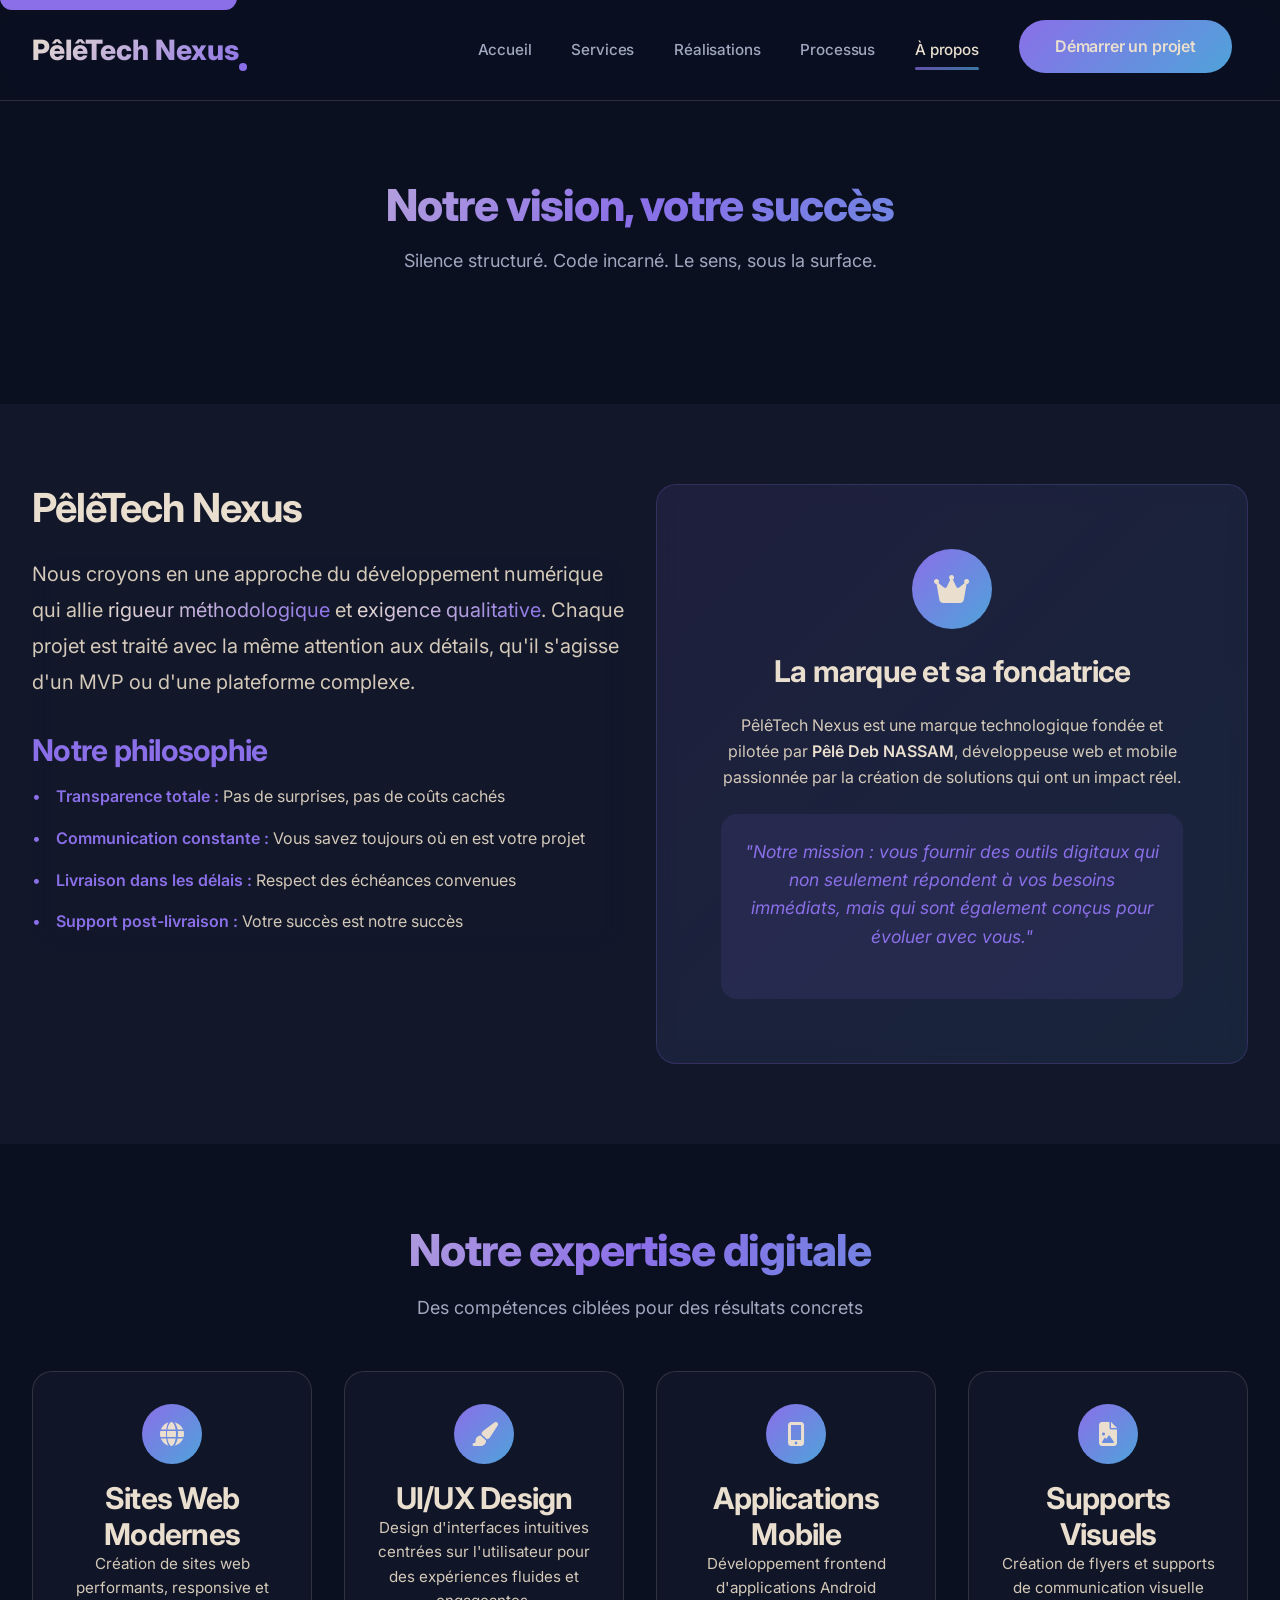
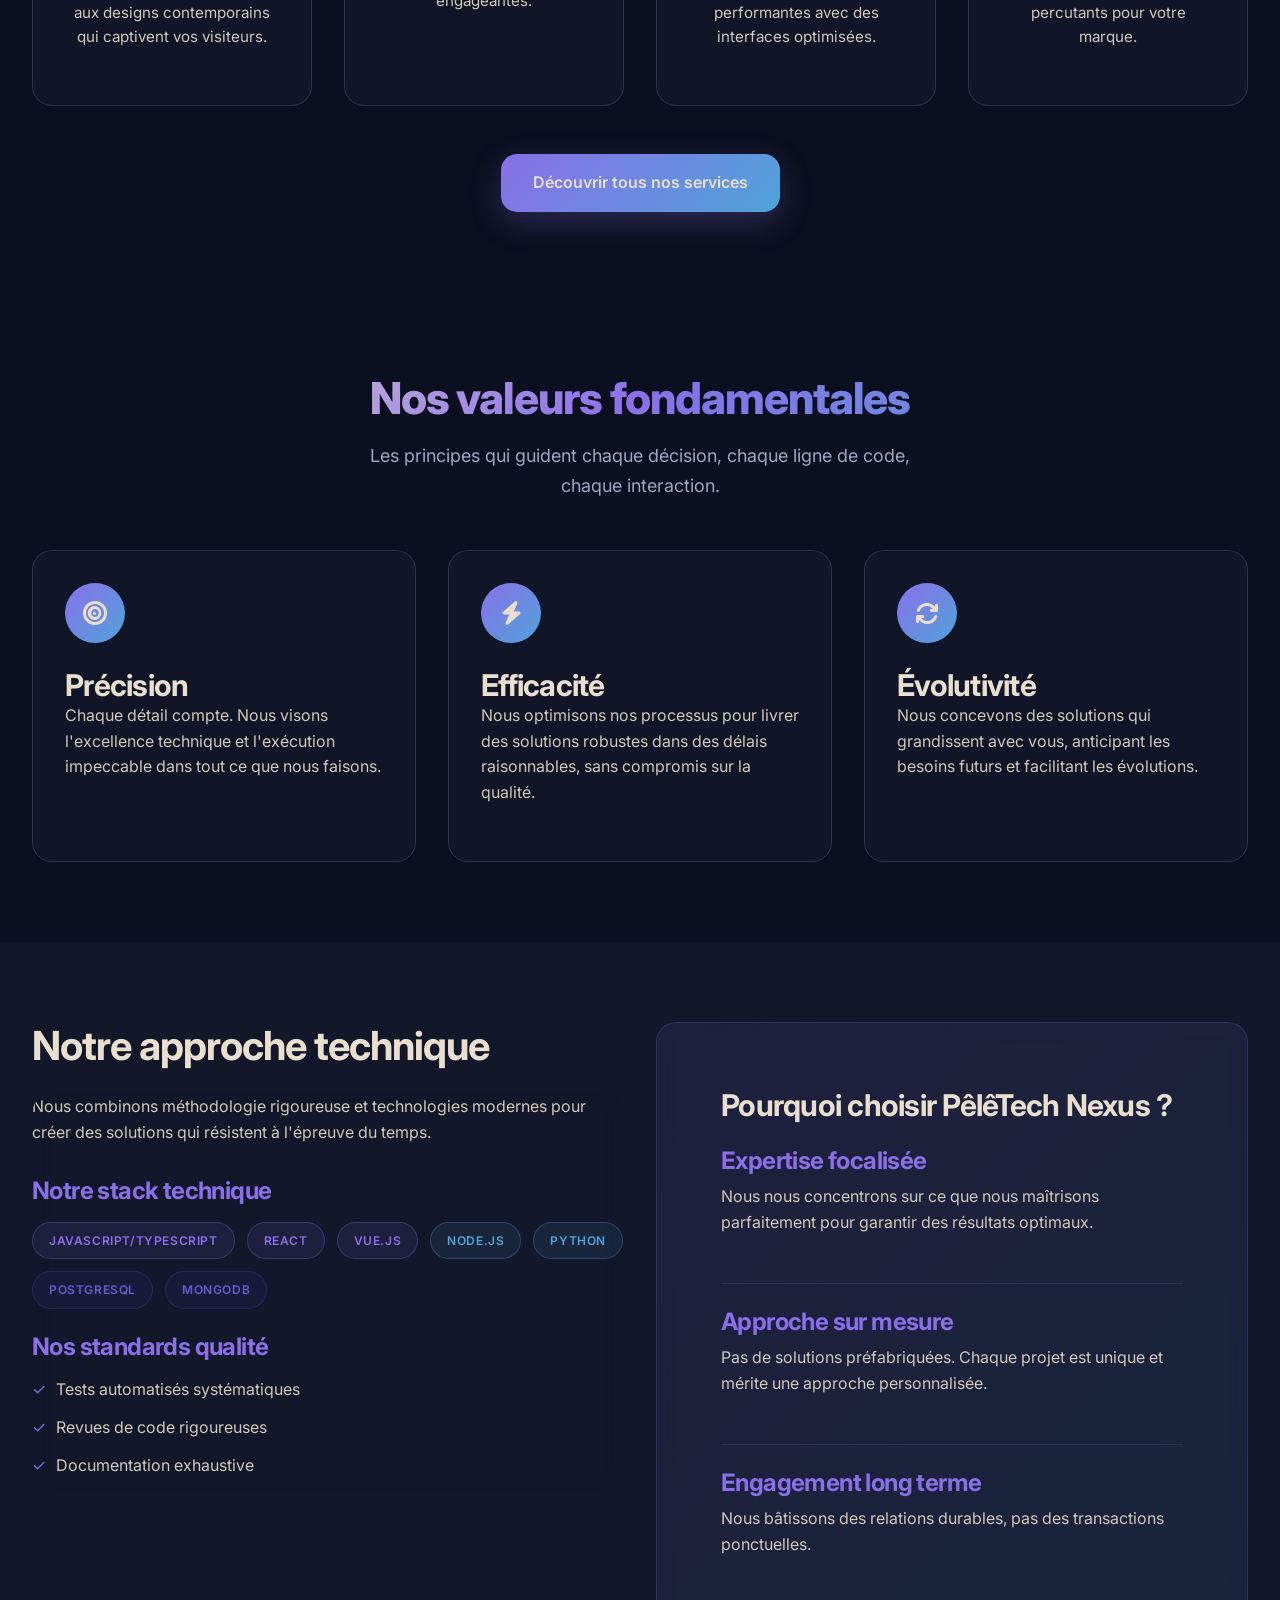
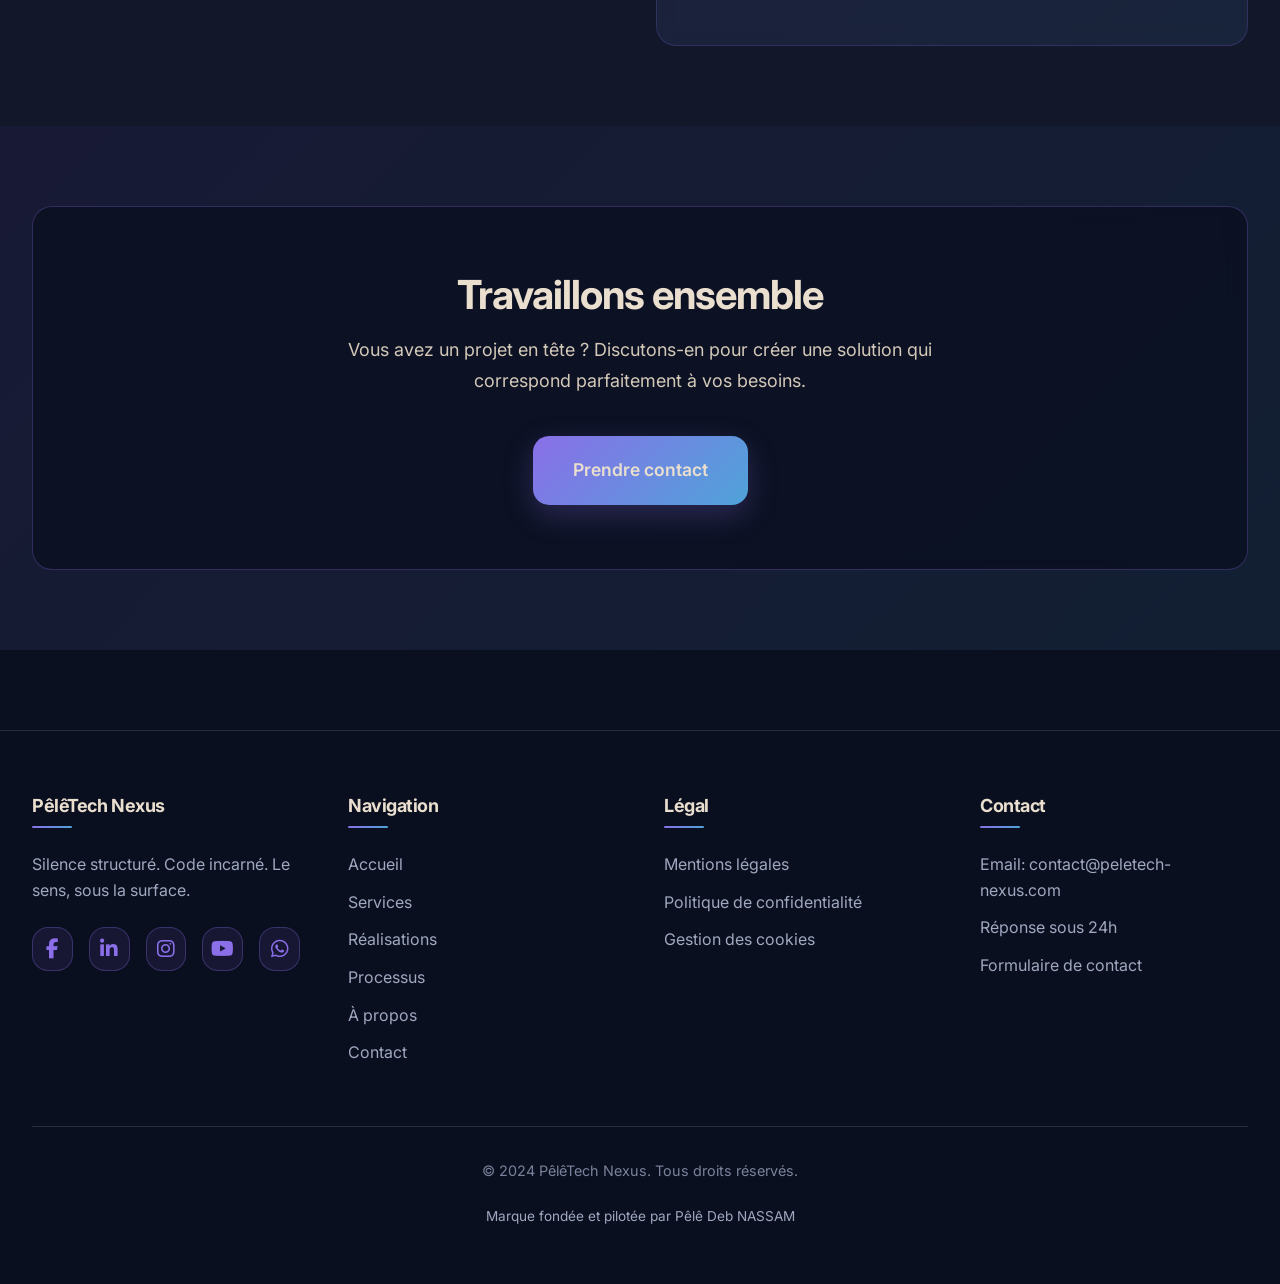
<file: apropos.html>
<!DOCTYPE html>
<html lang="fr">

<head>
    <meta charset="UTF-8">
    <meta name="viewport" content="width=device-width, initial-scale=1.0">
    <title>À propos | PêlêTech Nexus</title>
    <meta name="description"
        content="Découvrez PêlêTech Nexus, notre vision, notre philosophie et notre approche du développement numérique.">
    <link rel="stylesheet" href="css/style.css">
    <link rel="preconnect" href="https://fonts.googleapis.com">
    <link rel="preconnect" href="https://fonts.gstatic.com" crossorigin>
    <link href="https://fonts.googleapis.com/css2?family=Inter:wght@300;400;500;600;700;800&display=swap"
        rel="stylesheet">
    <link rel="stylesheet" href="https://cdnjs.cloudflare.com/ajax/libs/font-awesome/6.4.0/css/all.min.css">
    <link rel="icon" type="image/svg+xml" href="assets/logo.svg">
</head>

<body>
    <!-- Navigation -->
    <nav class="navbar">
        <div class="nav-container">
            <a href="index.html" class="logo">PêlêTech Nexus</a>

            <button class="menu-toggle" id="menuToggle" aria-label="Menu">
                <span class="icon"><i class="fas fa-bars"></i></span>
            </button>

            <ul class="nav-menu" id="navMenu">
                <li><a href="index.html" class="nav-link">Accueil</a></li>
                <li><a href="services.html" class="nav-link">Services</a></li>
                <li><a href="realisations.html" class="nav-link">Réalisations</a></li>
                <li><a href="process.html" class="nav-link">Processus</a></li>
                <li><a href="apropos.html" class="nav-link active">À propos</a></li>
                <li><a href="contact.html" class="nav-link cta-nav">Démarrer un projet</a></li>
            </ul>
        </div>
    </nav>

    <div class="scroll-progress" id="scrollProgress"></div>
    <a href="#main-content" class="skip-link">Aller au contenu principal</a>

    <main id="main-content">
        <!-- Hero À propos -->
        <section id="apropos-hero" class="animate-fade-in">
            <div class="container">
                <h1 class="section-title">Notre vision, votre succès</h1>
                <p class="section-subtitle">Silence structuré. Code incarné. Le sens, sous la surface.</p>
            </div>
        </section>

        <!-- Vision et philosophie -->
        <section id="vision" class="bg-dark-light">
            <div class="container">
                <div class="grid grid-2">
                    <div>
                        <h2 style="margin-bottom: 1.5rem; color: var(--light);">PêlêTech Nexus</h2>
                        <div class="card" style="background: transparent; border: none; padding: 0;">
                            <p
                                style="font-size: 1.25rem; line-height: 1.8; margin-bottom: 2rem; color: var(--light-secondary);">
                                Nous croyons en une approche du développement numérique qui allie <span
                                    class="text-gradient">rigueur méthodologique</span> et <span
                                    class="text-gradient">exigence qualitative</span>. Chaque projet est traité avec la
                                même attention aux détails, qu'il s'agisse d'un MVP ou d'une plateforme complexe.
                            </p>

                            <h3 style="color: var(--primary); margin-bottom: 1rem;">Notre philosophie</h3>
                            <ul style="list-style: none; padding: 0;">
                                <li style="margin-bottom: 1rem; padding-left: 1.5rem; position: relative;">
                                    <span style="position: absolute; left: 0; color: var(--primary);">•</span>
                                    <span style="color: var(--primary); font-weight: 600;">Transparence totale :</span>
                                    <span style="color: var(--light-secondary);"> Pas de surprises, pas de coûts
                                        cachés</span>
                                </li>
                                <li style="margin-bottom: 1rem; padding-left: 1.5rem; position: relative;">
                                    <span style="position: absolute; left: 0; color: var(--primary);">•</span>
                                    <span style="color: var(--primary); font-weight: 600;">Communication constante
                                        :</span>
                                    <span style="color: var(--light-secondary);"> Vous savez toujours où en est votre
                                        projet</span>
                                </li>
                                <li style="margin-bottom: 1rem; padding-left: 1.5rem; position: relative;">
                                    <span style="position: absolute; left: 0; color: var(--primary);">•</span>
                                    <span style="color: var(--primary); font-weight: 600;">Livraison dans les délais
                                        :</span>
                                    <span style="color: var(--light-secondary);"> Respect des échéances convenues</span>
                                </li>
                                <li style="margin-bottom: 1rem; padding-left: 1.5rem; position: relative;">
                                    <span style="position: absolute; left: 0; color: var(--primary);">•</span>
                                    <span style="color: var(--primary); font-weight: 600;">Support post-livraison
                                        :</span>
                                    <span style="color: var(--light-secondary);"> Votre succès est notre succès</span>
                                </li>
                            </ul>
                        </div>
                    </div>

                    <div class="card card-gradient">
                        <div style="text-align: center; padding: 2rem;">
                            <div class="icon icon-lg icon-gradient icon-circle" style="margin: 0 auto 1.5rem;">
                                <i class="fas fa-crown"></i>
                            </div>
                            <h3 style="margin-bottom: 1.5rem; color: var(--light);">La marque et sa fondatrice</h3>
                            <p style="margin-bottom: 1.5rem; color: var(--light-secondary);">
                                PêlêTech Nexus est une marque technologique fondée et pilotée par <span
                                    style="color: var(--light); font-weight: 600;">Pêlê Deb NASSAM</span>, développeuse
                                web et mobile passionnée par la création de solutions qui ont un impact réel.
                            </p>
                            <div
                                style="background: rgba(138, 111, 232, 0.1); padding: 1.5rem; border-radius: var(--radius-lg); margin-top: 1.5rem;">
                                <p style="font-style: italic; color: var(--primary); font-size: 1.1rem;">
                                    "Notre mission : vous fournir des outils digitaux qui non seulement répondent à vos
                                    besoins immédiats, mais qui sont également conçus pour évoluer avec vous."
                                </p>
                            </div>
                        </div>
                    </div>
                </div>
            </div>
        </section>

        <!-- Expertise -->
        <section id="expertise">
            <div class="container">
                <h2 class="section-title">Notre expertise digitale</h2>
                <p class="section-subtitle">Des compétences ciblées pour des résultats concrets</p>

                <div class="grid grid-4" style="margin-top: 3rem;">
                    <div class="card" style="text-align: center;">
                        <div class="icon icon-md icon-gradient icon-circle" style="margin: 0 auto 1rem;">
                            <i class="fas fa-globe"></i>
                        </div>
                        <h3 style="color: var(--light);">Sites Web Modernes</h3>
                        <p style="color: var(--light-secondary); font-size: 0.95rem;">
                            Création de sites web performants, responsive et aux designs contemporains qui captivent vos
                            visiteurs.
                        </p>
                    </div>

                    <div class="card" style="text-align: center;">
                        <div class="icon icon-md icon-gradient icon-circle" style="margin: 0 auto 1rem;">
                            <i class="fas fa-paint-brush"></i>
                        </div>
                        <h3 style="color: var(--light);">UI/UX Design</h3>
                        <p style="color: var(--light-secondary); font-size: 0.95rem;">
                            Design d'interfaces intuitives centrées sur l'utilisateur pour des expériences fluides et
                            engageantes.
                        </p>
                    </div>

                    <div class="card" style="text-align: center;">
                        <div class="icon icon-md icon-gradient icon-circle" style="margin: 0 auto 1rem;">
                            <i class="fas fa-mobile-alt"></i>
                        </div>
                        <h3 style="color: var(--light);">Applications Mobile</h3>
                        <p style="color: var(--light-secondary); font-size: 0.95rem;">
                            Développement frontend d'applications Android performantes avec des interfaces optimisées.
                        </p>
                    </div>

                    <div class="card" style="text-align: center;">
                        <div class="icon icon-md icon-gradient icon-circle" style="margin: 0 auto 1rem;">
                            <i class="fas fa-file-image"></i>
                        </div>
                        <h3 style="color: var(--light);">Supports Visuels</h3>
                        <p style="color: var(--light-secondary); font-size: 0.95rem;">
                            Création de flyers et supports de communication visuelle percutants pour votre marque.
                        </p>
                    </div>
                </div>

                <div style="text-align: center; margin-top: 3rem;">
                    <a href="services.html" class="btn btn-primary">Découvrir tous nos services</a>
                </div>
            </div>
        </section>

        <!-- Valeurs -->
        <section id="valeurs">
            <div class="container">
                <h2 class="section-title">Nos valeurs fondamentales</h2>
                <p class="section-subtitle">Les principes qui guident chaque décision, chaque ligne de code, chaque
                    interaction.</p>

                <div class="grid grid-3">
                    <div class="card animate-slide-up">
                        <div class="icon icon-md icon-gradient icon-circle" style="margin-bottom: 1.5rem;">
                            <i class="fas fa-bullseye"></i>
                        </div>
                        <h3>Précision</h3>
                        <p style="color: var(--light-secondary);">Chaque détail compte. Nous visons l'excellence
                            technique et l'exécution impeccable dans tout ce que nous faisons.</p>
                    </div>

                    <div class="card animate-slide-up" style="animation-delay: 0.1s;">
                        <div class="icon icon-md icon-gradient icon-circle" style="margin-bottom: 1.5rem;">
                            <i class="fas fa-bolt"></i>
                        </div>
                        <h3>Efficacité</h3>
                        <p style="color: var(--light-secondary);">Nous optimisons nos processus pour livrer des
                            solutions robustes dans des délais raisonnables, sans compromis sur la qualité.</p>
                    </div>

                    <div class="card animate-slide-up" style="animation-delay: 0.2s;">
                        <div class="icon icon-md icon-gradient icon-circle" style="margin-bottom: 1.5rem;">
                            <i class="fas fa-arrows-rotate"></i>
                        </div>
                        <h3>Évolutivité</h3>
                        <p style="color: var(--light-secondary);">Nous concevons des solutions qui grandissent avec
                            vous, anticipant les besoins futurs et facilitant les évolutions.</p>
                    </div>
                </div>
            </div>
        </section>

        <!-- Approche technique -->
        <section id="approche" class="bg-dark-light">
            <div class="container">
                <div class="grid grid-2">
                    <div>
                        <h2 style="margin-bottom: 1.5rem; color: var(--light);">Notre approche technique</h2>
                        <div class="card" style="background: transparent; border: none; padding: 0;">
                            <p style="color: var(--light-secondary); margin-bottom: 1.5rem;">
                                Nous combinons méthodologie rigoureuse et technologies modernes pour créer des solutions
                                qui résistent à l'épreuve du temps.
                            </p>

                            <div style="margin-top: 2rem;">
                                <h4 style="color: var(--primary); margin-bottom: 1rem;">Notre stack technique</h4>
                                <div style="display: flex; flex-wrap: wrap; gap: 0.75rem; margin-bottom: 1.5rem;">
                                    <span class="badge badge-primary">JavaScript/TypeScript</span>
                                    <span class="badge badge-primary">React</span>
                                    <span class="badge badge-primary">Vue.js</span>
                                    <span class="badge badge-secondary">Node.js</span>
                                    <span class="badge badge-secondary">Python</span>
                                    <span class="badge badge-accent">PostgreSQL</span>
                                    <span class="badge badge-accent">MongoDB</span>
                                </div>
                            </div>

                            <div>
                                <h4 style="color: var(--primary); margin-bottom: 1rem;">Nos standards qualité</h4>
                                <ul style="list-style: none; padding: 0;">
                                    <li style="margin-bottom: 0.75rem; padding-left: 1.5rem; position: relative;">
                                        <span style="position: absolute; left: 0; color: var(--primary);">✓</span>
                                        <span style="color: var(--light-secondary);">Tests automatisés
                                            systématiques</span>
                                    </li>
                                    <li style="margin-bottom: 0.75rem; padding-left: 1.5rem; position: relative;">
                                        <span style="position: absolute; left: 0; color: var(--primary);">✓</span>
                                        <span style="color: var(--light-secondary);">Revues de code rigoureuses</span>
                                    </li>
                                    <li style="margin-bottom: 0.75rem; padding-left: 1.5rem; position: relative;">
                                        <span style="position: absolute; left: 0; color: var(--primary);">✓</span>
                                        <span style="color: var(--light-secondary);">Documentation exhaustive</span>
                                    </li>
                                </ul>
                            </div>
                        </div>
                    </div>

                    <div class="card card-gradient">
                        <div style="padding: 2rem;">
                            <h3 style="margin-bottom: 1.5rem; color: var(--light);">Pourquoi choisir PêlêTech Nexus ?
                            </h3>
                            <ul style="list-style: none; padding: 0;">
                                <li
                                    style="margin-bottom: 1.5rem; padding-bottom: 1.5rem; border-bottom: 1px solid rgba(138, 111, 232, 0.2);">
                                    <h4 style="color: var(--primary); margin-bottom: 0.5rem;">Expertise focalisée</h4>
                                    <p style="color: var(--light-secondary);">Nous nous concentrons sur ce que nous
                                        maîtrisons parfaitement pour garantir des résultats optimaux.</p>
                                </li>
                                <li
                                    style="margin-bottom: 1.5rem; padding-bottom: 1.5rem; border-bottom: 1px solid rgba(138, 111, 232, 0.2);">
                                    <h4 style="color: var(--primary); margin-bottom: 0.5rem;">Approche sur mesure</h4>
                                    <p style="color: var(--light-secondary);">Pas de solutions préfabriquées. Chaque
                                        projet est unique et mérite une approche personnalisée.</p>
                                </li>
                                <li>
                                    <h4 style="color: var(--primary); margin-bottom: 0.5rem;">Engagement long terme</h4>
                                    <p style="color: var(--light-secondary);">Nous bâtissons des relations durables, pas
                                        des transactions ponctuelles.</p>
                                </li>
                            </ul>
                        </div>
                    </div>
                </div>
            </div>
        </section>

        <!-- CTA -->
        <section style="background: linear-gradient(135deg, rgba(138, 111, 232, 0.1), rgba(79, 163, 217, 0.1));">
            <div class="container">
                <div class="card"
                    style="text-align: center; padding: 4rem 2rem; background: rgba(11, 16, 32, 0.8); border: 1px solid rgba(138, 111, 232, 0.3);">
                    <h2 style="margin-bottom: 1rem; color: var(--light);">Travaillons ensemble</h2>
                    <p class="section-subtitle" style="margin-bottom: 2.5rem; color: var(--light-secondary);">
                        Vous avez un projet en tête ? Discutons-en pour créer une solution qui correspond parfaitement à
                        vos besoins.
                    </p>
                    <a href="contact.html" class="btn btn-primary btn-large">Prendre contact</a>
                </div>
            </div>
        </section>
    </main>

    <!-- Footer -->
    <footer class="footer">
        <div class="container">
            <div class="footer-content">
                <div class="footer-col">
                    <h4>PêlêTech Nexus</h4>
                    <p style="color: var(--gray-light); margin-bottom: 1.5rem;">Silence structuré. Code incarné. Le
                        sens, sous la surface.</p>
                    <div class="social-links">
                        <a href="#" class="social-link" aria-label="Facebook">
                            <i class="fab fa-facebook-f"></i>
                        </a>
                        <a href="#" class="social-link" aria-label="LinkedIn">
                            <i class="fab fa-linkedin-in"></i>
                        </a>
                        <a href="#" class="social-link" aria-label="Instagram">
                            <i class="fab fa-instagram"></i>
                        </a>
                        <a href="#" class="social-link" aria-label="YouTube">
                            <i class="fab fa-youtube"></i>
                        </a>
                        <a href="#" class="social-link" aria-label="WhatsApp">
                            <i class="fab fa-whatsapp"></i>
                        </a>
                    </div>
                </div>

                <div class="footer-col">
                    <h4>Navigation</h4>
                    <ul>
                        <li><a href="index.html">Accueil</a></li>
                        <li><a href="services.html">Services</a></li>
                        <li><a href="realisations.html">Réalisations</a></li>
                        <li><a href="process.html">Processus</a></li>
                        <li><a href="apropos.html">À propos</a></li>
                        <li><a href="contact.html">Contact</a></li>
                    </ul>
                </div>

                <div class="footer-col">
                    <h4>Légal</h4>
                    <ul>
                        <li><a href="mentions-legales.html">Mentions légales</a></li>
                        <li><a href="confidentialite.html">Politique de confidentialité</a></li>
                        <li><a href="cookies.html">Gestion des cookies</a></li>
                    </ul>
                </div>

                <div class="footer-col">
                    <h4>Contact</h4>
                    <ul>
                        <li style="color: var(--gray-light);">Email: contact@peletech-nexus.com</li>
                        <li style="color: var(--gray-light);">Réponse sous 24h</li>
                        <li><a href="contact.html">Formulaire de contact</a></li>
                    </ul>
                </div>
            </div>

            <div class="footer-bottom">
                <p style="color: var(--gray);">&copy; 2024 PêlêTech Nexus. Tous droits réservés.</p>
                <p style="margin-top: 0.5rem; font-size: 0.85rem; color: var(--gray-light);">Marque fondée et pilotée
                    par Pêlê Deb NASSAM</p>
            </div>
        </div>
    </footer>

    <button class="back-to-top" id="backToTop" aria-label="Retour en haut">
        <i class="fas fa-chevron-up"></i>
    </button>

    <script src="js/main.js"></script>
</body>

</html>
</file>
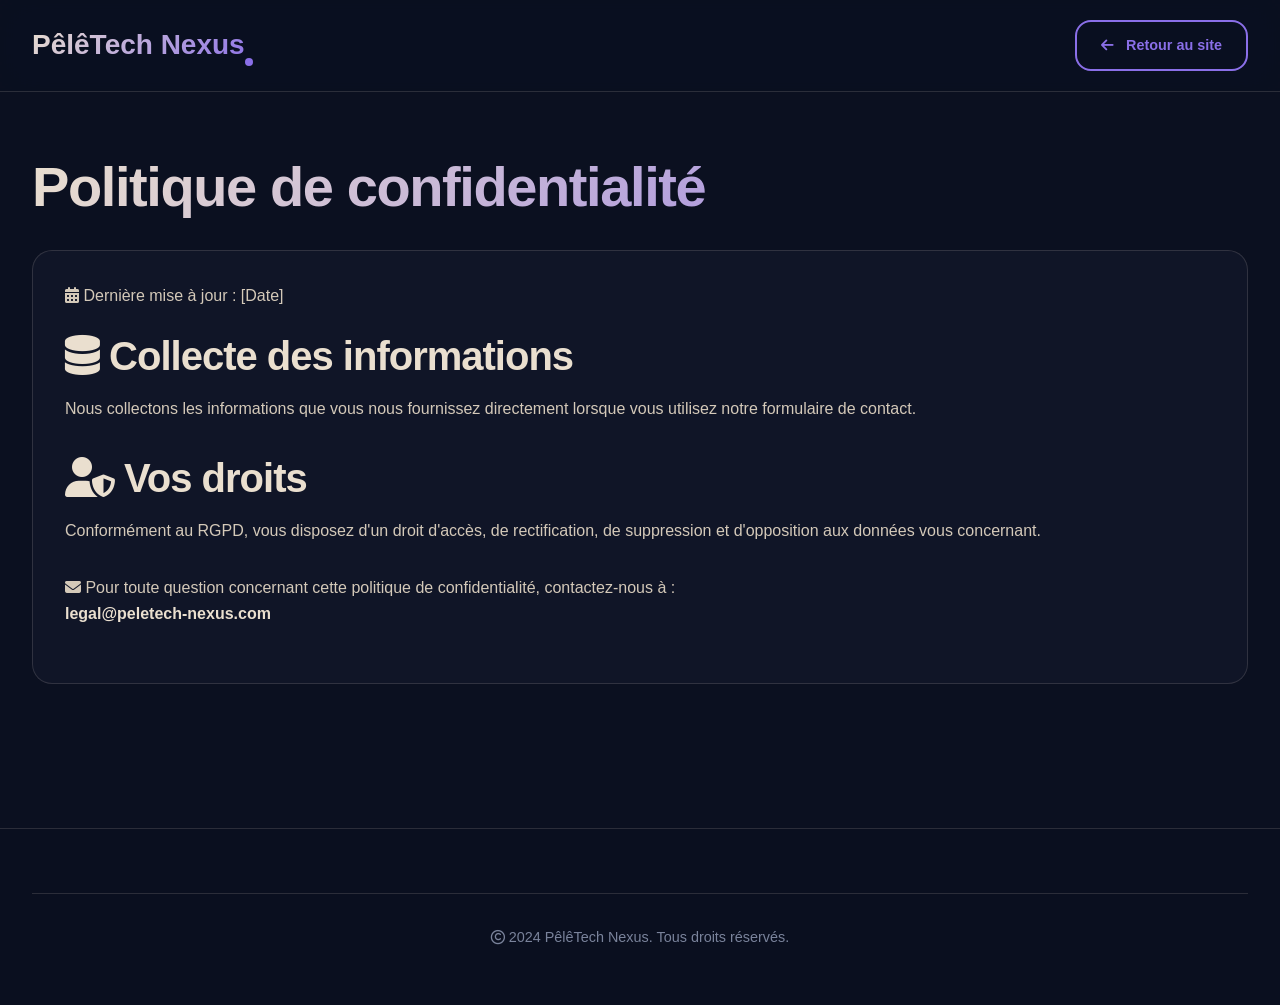
<file: confidentialite.html>
<!DOCTYPE html>
<html lang="fr">
<head>
    <meta charset="UTF-8">
    <meta name="viewport" content="width=device-width, initial-scale=1.0">
    <title>Politique de confidentialité | PêlêTech Nexus</title>
    <link rel="stylesheet" href="css/style.css">
    <link rel="stylesheet" href="https://cdnjs.cloudflare.com/ajax/libs/font-awesome/6.4.0/css/all.min.css">
</head>
<body>
    <nav class="navbar">
        <div class="nav-container">
            <a href="index.html" class="logo">PêlêTech Nexus</a>
            <a href="index.html" class="btn btn-small btn-secondary"><i class="fas fa-arrow-left"></i> Retour au site</a>
        </div>
    </nav>

    <main class="container" style="padding: 4rem 2rem;">
        <h1>Politique de confidentialité</h1>
        
        <div class="card" style="margin-top: 2rem;">
            <p style="color: var(--light-secondary); margin-bottom: 1.5rem;">
                <i class="fas fa-calendar-alt"></i> Dernière mise à jour : [Date]
            </p>
            
            <h2 style="margin-bottom: 1rem; color: var(--light);"><i class="fas fa-database"></i> Collecte des informations</h2>
            <p style="color: var(--light-secondary); margin-bottom: 1.5rem;">
                Nous collectons les informations que vous nous fournissez directement lorsque vous utilisez notre formulaire de contact.
            </p>
            
            <h2 style="margin-top: 2rem; margin-bottom: 1rem; color: var(--light);"><i class="fas fa-user-shield"></i> Vos droits</h2>
            <p style="color: var(--light-secondary);">
                Conformément au RGPD, vous disposez d'un droit d'accès, de rectification, de suppression et d'opposition aux données vous concernant.
            </p>
            
            <p style="margin-top: 2rem; color: var(--light-secondary);">
                <i class="fas fa-envelope"></i> Pour toute question concernant cette politique de confidentialité, contactez-nous à :<br>
                <strong style="color: var(--light);">legal@peletech-nexus.com</strong>
            </p>
        </div>
    </main>

    <footer class="footer">
        <div class="container">
            <div class="footer-bottom">
                <p style="color: var(--gray);"><i class="far fa-copyright"></i> 2024 PêlêTech Nexus. Tous droits réservés.</p>
            </div>
        </div>
    </footer>
</body>
</html>
</file>
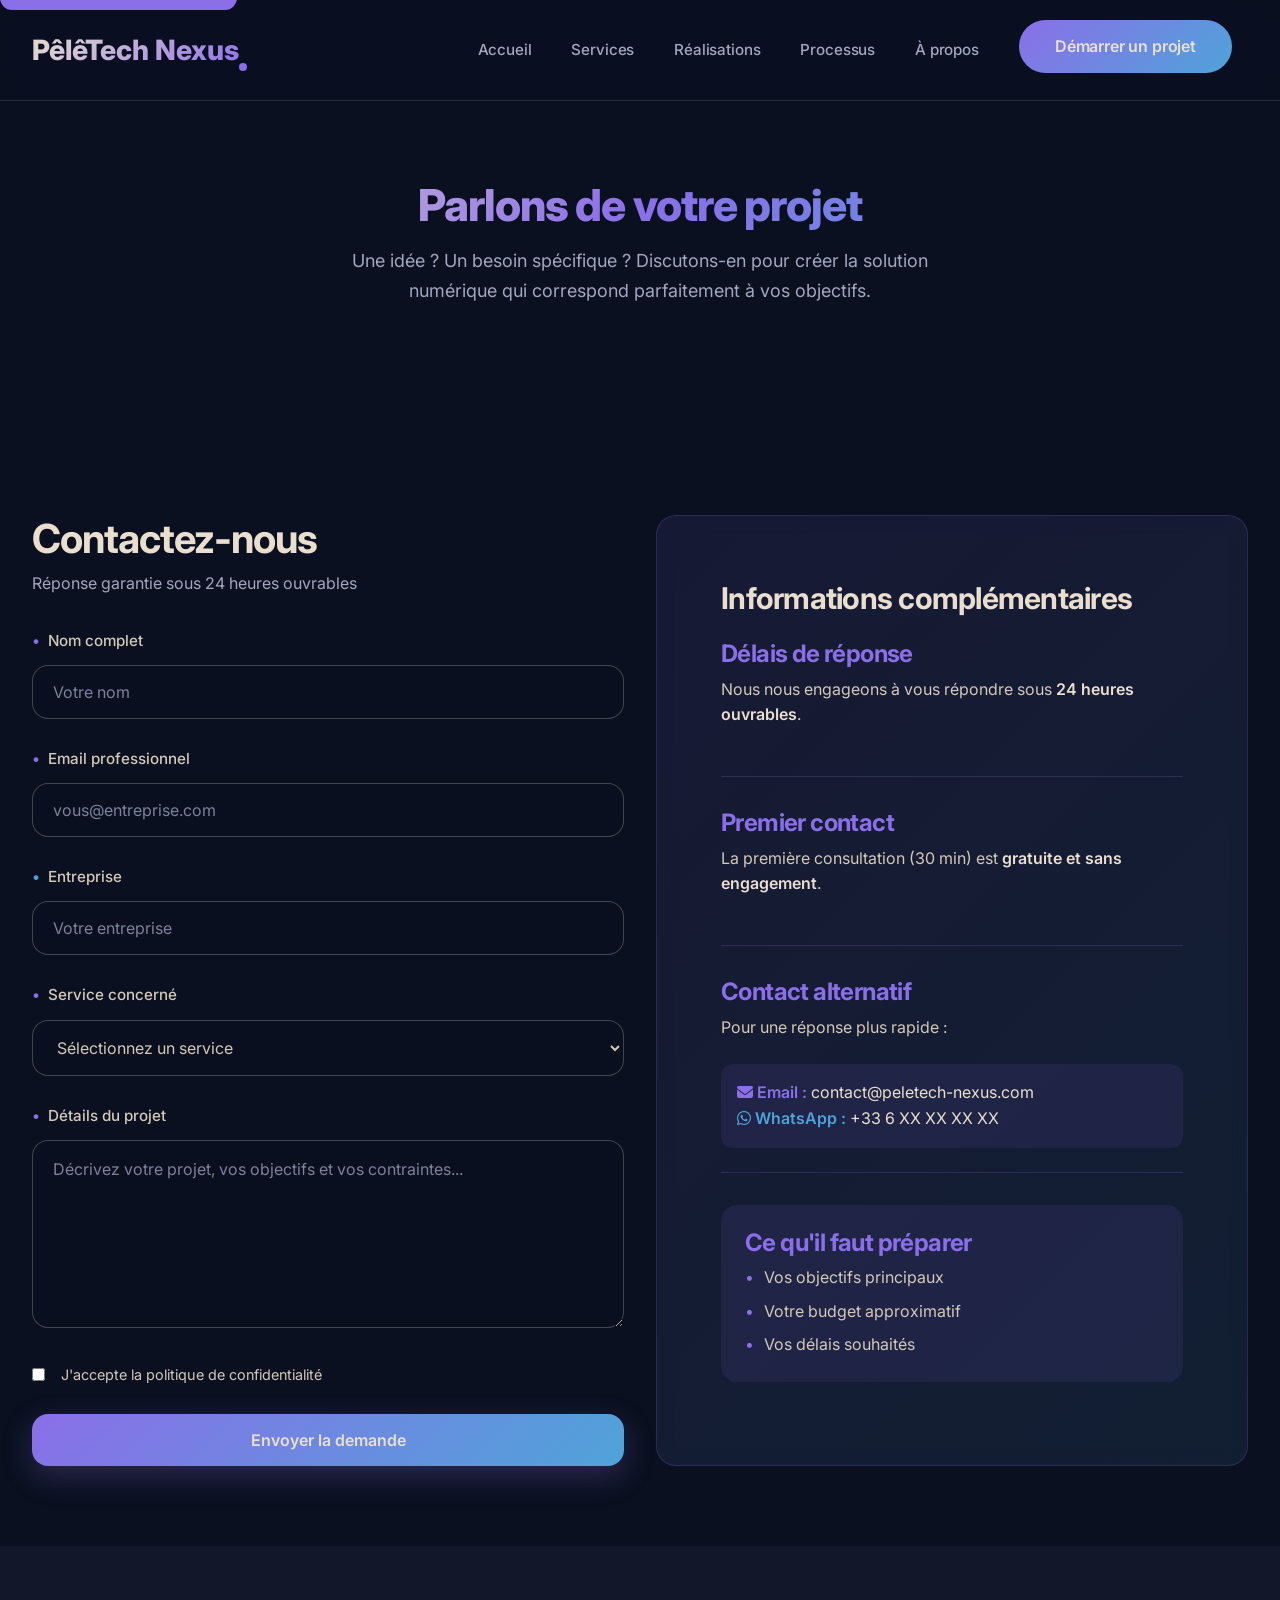
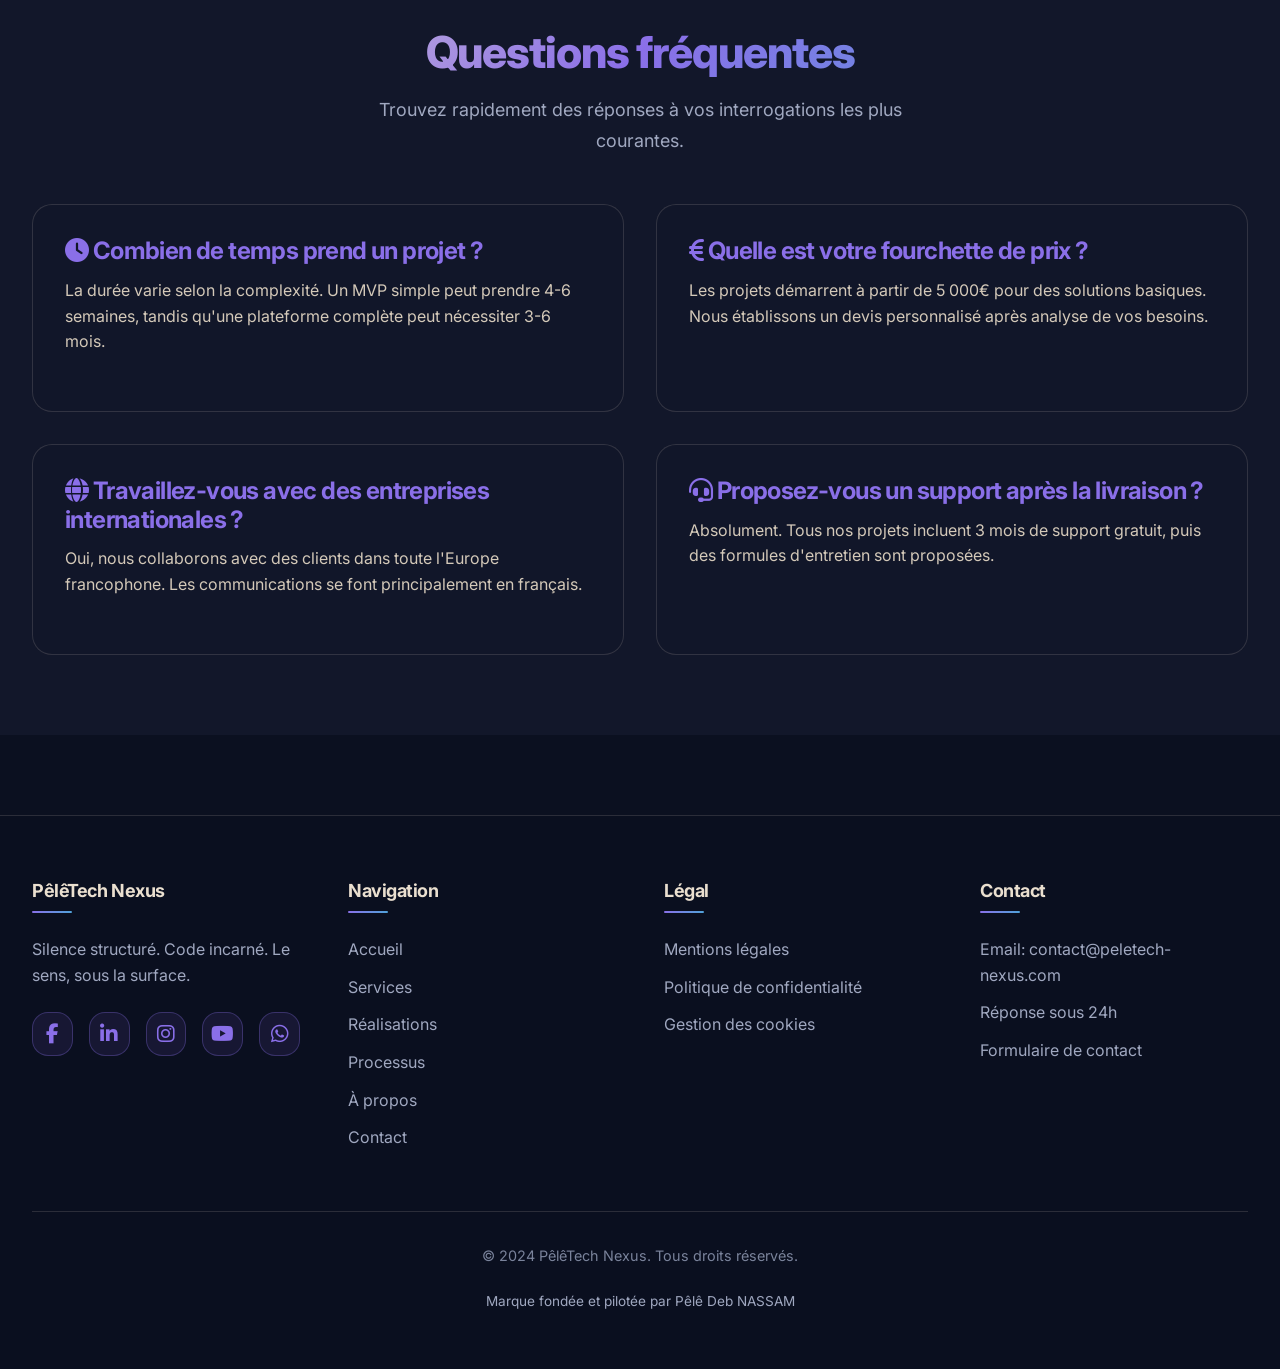
<file: contact.html>
<!DOCTYPE html>
<html lang="fr">
<head>
    <meta charset="UTF-8">
    <meta name="viewport" content="width=device-width, initial-scale=1.0">
    <title>Contact | PêlêTech Nexus</title>
    <meta name="description" content="Contactez PêlêTech Nexus pour discuter de votre projet numérique. Réponse garantie sous 24 heures.">
    <link rel="stylesheet" href="css/style.css">
    <link rel="preconnect" href="https://fonts.googleapis.com">
    <link rel="preconnect" href="https://fonts.gstatic.com" crossorigin>
    <link href="https://fonts.googleapis.com/css2?family=Inter:wght@300;400;500;600;700;800&display=swap" rel="stylesheet">
    <link rel="stylesheet" href="https://cdnjs.cloudflare.com/ajax/libs/font-awesome/6.4.0/css/all.min.css">
    <link rel="icon" type="image/svg+xml" href="assets/logo.svg">
</head>
<body>
    <!-- Navigation -->
    <nav class="navbar">
        <div class="nav-container">
            <a href="index.html" class="logo">PêlêTech Nexus</a>
            
            <button class="menu-toggle" id="menuToggle" aria-label="Menu">
                <span class="icon"><i class="fas fa-bars"></i></span>
            </button>
            
            <ul class="nav-menu" id="navMenu">
                <li><a href="index.html" class="nav-link">Accueil</a></li>
                <li><a href="services.html" class="nav-link">Services</a></li>
                <li><a href="realisations.html" class="nav-link">Réalisations</a></li>
                <li><a href="process.html" class="nav-link">Processus</a></li>
                <li><a href="apropos.html" class="nav-link">À propos</a></li>
                <li><a href="contact.html" class="nav-link active cta-nav">Démarrer un projet</a></li>
            </ul>
        </div>
    </nav>

    <div class="scroll-progress" id="scrollProgress"></div>
    <a href="#main-content" class="skip-link">Aller au contenu principal</a>

    <main id="main-content">
        <!-- Hero Contact -->
        <section id="contact-hero" class="animate-fade-in">
            <div class="container">
                <h1 class="section-title">Parlons de votre projet</h1>
                <p class="section-subtitle">Une idée ? Un besoin spécifique ? Discutons-en pour créer la solution numérique qui correspond parfaitement à vos objectifs.</p>
            </div>
        </section>

        <!-- Formulaire de contact -->
        <section id="contact-form">
            <div class="container">
                <div class="grid grid-2">
                    <div>
                        <h2 style="margin-bottom: 0.5rem; color: var(--light);">Contactez-nous</h2>
                        <p style="color: var(--gray-light); margin-bottom: 2rem;">Réponse garantie sous 24 heures ouvrables</p>
                        
                        <form id="contactForm" class="animate-slide-up">
                            <div class="form-group">
                                <label for="name" class="form-label">
                                    <span style="color: var(--primary);">•</span>
                                    Nom complet
                                </label>
                                <input type="text" id="name" class="form-control" placeholder="Votre nom" required>
                            </div>
                            
                            <div class="form-group">
                                <label for="email" class="form-label">
                                    <span style="color: var(--primary);">•</span>
                                    Email professionnel
                                </label>
                                <input type="email" id="email" class="form-control" placeholder="vous@entreprise.com" required>
                            </div>
                            
                            <div class="form-group">
                                <label for="company" class="form-label">
                                    <span style="color: var(--secondary);">•</span>
                                    Entreprise
                                </label>
                                <input type="text" id="company" class="form-control" placeholder="Votre entreprise">
                            </div>
                            
                            <div class="form-group">
                                <label for="service" class="form-label">
                                    <span style="color: var(--primary);">•</span>
                                    Service concerné
                                </label>
                                <select id="service" class="form-control" required>
                                    <option value="" disabled selected>Sélectionnez un service</option>
                                    <option value="web">Développement Web</option>
                                    <option value="mobile">Applications Mobile</option>
                                    <option value="design">UI/UX Design</option>
                                    <option value="accompagnement">Accompagnement Digital</option>
                                    <option value="autre">Autre</option>
                                </select>
                            </div>
                            
                            <div class="form-group">
                                <label for="message" class="form-label">
                                    <span style="color: var(--primary);">•</span>
                                    Détails du projet
                                </label>
                                <textarea id="message" class="form-control" placeholder="Décrivez votre projet, vos objectifs et vos contraintes..." rows="6" required></textarea>
                            </div>
                            
                            <div class="form-group">
                                <label class="form-label" style="font-weight: normal; font-size: 0.9rem; color: var(--light-secondary);">
                                    <input type="checkbox" required style="margin-right: 0.5rem; accent-color: var(--primary);">
                                    J'accepte la politique de confidentialité
                                </label>
                            </div>
                            
                            <button type="submit" class="btn btn-primary btn-full">
                                <span id="submitText">Envoyer la demande</span>
                                <div id="submitSpinner" class="spinner" style="display: none; width: 20px; height: 20px;"></div>
                            </button>
                        </form>
                    </div>
                    
                    <div class="card card-gradient">
                        <div style="padding: 2rem;">
                            <h3 style="margin-bottom: 1.5rem; color: var(--light);">Informations complémentaires</h3>
                            
                            <div style="margin-bottom: 2rem; padding-bottom: 1.5rem; border-bottom: 1px solid rgba(138, 111, 232, 0.2);">
                                <h4 style="color: var(--primary); margin-bottom: 0.5rem;">Délais de réponse</h4>
                                <p style="color: var(--light-secondary);">Nous nous engageons à vous répondre sous <span style="color: var(--light); font-weight: 600;">24 heures ouvrables</span>.</p>
                            </div>
                            
                            <div style="margin-bottom: 2rem; padding-bottom: 1.5rem; border-bottom: 1px solid rgba(138, 111, 232, 0.2);">
                                <h4 style="color: var(--primary); margin-bottom: 0.5rem;">Premier contact</h4>
                                <p style="color: var(--light-secondary);">La première consultation (30 min) est <span style="color: var(--light); font-weight: 600;">gratuite et sans engagement</span>.</p>
                            </div>
                            
                            <div style="margin-bottom: 2rem; padding-bottom: 1.5rem; border-bottom: 1px solid rgba(138, 111, 232, 0.2);">
                                <h4 style="color: var(--primary); margin-bottom: 0.5rem;">Contact alternatif</h4>
                                <p style="color: var(--light-secondary);">Pour une réponse plus rapide :</p>
                                <div style="background: rgba(138, 111, 232, 0.1); padding: 1rem; border-radius: var(--radius-md); margin-top: 0.75rem;">
                                    <p style="color: var(--light); margin: 0;">
                                        <span style="color: var(--primary); font-weight: 600;"><i class="fas fa-envelope"></i> Email :</span> contact@peletech-nexus.com<br>
                                        <span style="color: var(--secondary); font-weight: 600;"><i class="fab fa-whatsapp"></i> WhatsApp :</span> +33 6 XX XX XX XX
                                    </p>
                                </div>
                            </div>
                            
                            <div style="background: rgba(138, 111, 232, 0.1); padding: 1.5rem; border-radius: var(--radius-lg);">
                                <h4 style="color: var(--primary); margin-bottom: 0.5rem;">Ce qu'il faut préparer</h4>
                                <ul style="list-style: none; padding: 0; margin: 0;">
                                    <li style="margin-bottom: 0.5rem; padding-left: 1.2rem; position: relative;">
                                        <span style="position: absolute; left: 0; color: var(--primary);">•</span>
                                        <span style="color: var(--light-secondary);">Vos objectifs principaux</span>
                                    </li>
                                    <li style="margin-bottom: 0.5rem; padding-left: 1.2rem; position: relative;">
                                        <span style="position: absolute; left: 0; color: var(--primary);">•</span>
                                        <span style="color: var(--light-secondary);">Votre budget approximatif</span>
                                    </li>
                                    <li style="padding-left: 1.2rem; position: relative;">
                                        <span style="position: absolute; left: 0; color: var(--primary);">•</span>
                                        <span style="color: var(--light-secondary);">Vos délais souhaités</span>
                                    </li>
                                </ul>
                            </div>
                        </div>
                    </div>
                </div>
            </div>
        </section>

        <!-- FAQ -->
        <section id="faq" class="bg-dark-light">
            <div class="container">
                <h2 class="section-title">Questions fréquentes</h2>
                <p class="section-subtitle">Trouvez rapidement des réponses à vos interrogations les plus courantes.</p>
                
                <div class="grid grid-2" style="margin-top: 3rem;">
                    <div class="card">
                        <h4 style="color: var(--primary); margin-bottom: 0.75rem;"><i class="fas fa-clock"></i> Combien de temps prend un projet ?</h4>
                        <p style="color: var(--light-secondary);">La durée varie selon la complexité. Un MVP simple peut prendre 4-6 semaines, tandis qu'une plateforme complète peut nécessiter 3-6 mois.</p>
                    </div>
                    
                    <div class="card">
                        <h4 style="color: var(--primary); margin-bottom: 0.75rem;"><i class="fas fa-euro-sign"></i> Quelle est votre fourchette de prix ?</h4>
                        <p style="color: var(--light-secondary);">Les projets démarrent à partir de 5 000€ pour des solutions basiques. Nous établissons un devis personnalisé après analyse de vos besoins.</p>
                    </div>
                    
                    <div class="card">
                        <h4 style="color: var(--primary); margin-bottom: 0.75rem;"><i class="fas fa-globe"></i> Travaillez-vous avec des entreprises internationales ?</h4>
                        <p style="color: var(--light-secondary);">Oui, nous collaborons avec des clients dans toute l'Europe francophone. Les communications se font principalement en français.</p>
                    </div>
                    
                    <div class="card">
                        <h4 style="color: var(--primary); margin-bottom: 0.75rem;"><i class="fas fa-headset"></i> Proposez-vous un support après la livraison ?</h4>
                        <p style="color: var(--light-secondary);">Absolument. Tous nos projets incluent 3 mois de support gratuit, puis des formules d'entretien sont proposées.</p>
                    </div>
                </div>
            </div>
        </section>
    </main>

    <!-- Footer -->
    <footer class="footer">
        <div class="container">
            <div class="footer-content">
                <div class="footer-col">
                    <h4>PêlêTech Nexus</h4>
                    <p style="color: var(--gray-light); margin-bottom: 1.5rem;">Silence structuré. Code incarné. Le sens, sous la surface.</p>
                    <div class="social-links">
                        <a href="#" class="social-link" aria-label="Facebook">
                            <i class="fab fa-facebook-f"></i>
                        </a>
                        <a href="#" class="social-link" aria-label="LinkedIn">
                            <i class="fab fa-linkedin-in"></i>
                        </a>
                        <a href="#" class="social-link" aria-label="Instagram">
                            <i class="fab fa-instagram"></i>
                        </a>
                        <a href="#" class="social-link" aria-label="YouTube">
                            <i class="fab fa-youtube"></i>
                        </a>
                        <a href="#" class="social-link" aria-label="WhatsApp">
                            <i class="fab fa-whatsapp"></i>
                        </a>
                    </div>
                </div>
                
                <div class="footer-col">
                    <h4>Navigation</h4>
                    <ul>
                        <li><a href="index.html">Accueil</a></li>
                        <li><a href="services.html">Services</a></li>
                        <li><a href="realisations.html">Réalisations</a></li>
                        <li><a href="process.html">Processus</a></li>
                        <li><a href="apropos.html">À propos</a></li>
                        <li><a href="contact.html">Contact</a></li>
                    </ul>
                </div>
                
                <div class="footer-col">
                    <h4>Légal</h4>
                    <ul>
                        <li><a href="mentions-legales.html">Mentions légales</a></li>
                        <li><a href="confidentialite.html">Politique de confidentialité</a></li>
                        <li><a href="cookies.html">Gestion des cookies</a></li>
                    </ul>
                </div>
                
                <div class="footer-col">
                    <h4>Contact</h4>
                    <ul>
                        <li style="color: var(--gray-light);">Email: contact@peletech-nexus.com</li>
                        <li style="color: var(--gray-light);">Réponse sous 24h</li>
                        <li><a href="contact.html">Formulaire de contact</a></li>
                    </ul>
                </div>
            </div>
            
            <div class="footer-bottom">
                <p style="color: var(--gray);">&copy; 2024 PêlêTech Nexus. Tous droits réservés.</p>
                <p style="margin-top: 0.5rem; font-size: 0.85rem; color: var(--gray-light);">Marque fondée et pilotée par Pêlê Deb NASSAM</p>
            </div>
        </div>
    </footer>

    <button class="back-to-top" id="backToTop" aria-label="Retour en haut">
        <i class="fas fa-chevron-up"></i>
    </button>

    <script src="js/main.js"></script>
    <script>
        // Gestion améliorée du formulaire de contact
        document.addEventListener('DOMContentLoaded', function() {
            const contactForm = document.getElementById('contactForm');
            const submitText = document.getElementById('submitText');
            const submitSpinner = document.getElementById('submitSpinner');
            
            if (contactForm) {
                contactForm.addEventListener('submit', function(e) {
                    e.preventDefault();
                    
                    let isValid = true;
                    const requiredFields = contactForm.querySelectorAll('[required]');
                    
                    // Réinitialiser les styles d'erreur
                    requiredFields.forEach(field => {
                        field.style.borderColor = '';
                        const errorMsg = field.nextElementSibling;
                        if (errorMsg && errorMsg.classList.contains('error-message')) {
                            errorMsg.remove();
                        }
                    });
                    
                    // Validation
                    requiredFields.forEach(field => {
                        if (!field.value.trim()) {
                            field.style.borderColor = 'var(--error)';
                            showError(field, 'Ce champ est obligatoire');
                            isValid = false;
                        }
                        
                        // Validation email spécifique
                        if (field.type === 'email' && field.value) {
                            const emailRegex = /^[^\s@]+@[^\s@]+\.[^\s@]+$/;
                            if (!emailRegex.test(field.value)) {
                                field.style.borderColor = 'var(--error)';
                                showError(field, 'Veuillez entrer une adresse email valide');
                                isValid = false;
                            }
                        }
                    });
                    
                    if (isValid) {
                        // Simulation d'envoi
                        submitText.style.display = 'none';
                        submitSpinner.style.display = 'block';
                        
                        setTimeout(() => {
                            // Message de succès stylisé
                            const successMessage = document.createElement('div');
                            successMessage.style.cssText = `
                                background: linear-gradient(135deg, rgba(16, 185, 129, 0.1), rgba(16, 185, 129, 0.2));
                                border: 1px solid rgba(16, 185, 129, 0.3);
                                border-radius: var(--radius-lg);
                                padding: 1.5rem;
                                margin-top: 1.5rem;
                                color: var(--light);
                                text-align: center;
                            `;
                            successMessage.innerHTML = `
                                <h4 style="color: var(--success); margin-bottom: 0.5rem;"><i class="fas fa-check-circle"></i> Message envoyé avec succès !</h4>
                                <p style="color: var(--light-secondary);">Merci pour votre message. Nous vous répondrons dans les 24h.</p>
                            `;
                            
                            contactForm.parentNode.insertBefore(successMessage, contactForm.nextSibling);
                            contactForm.reset();
                            
                            // Restaurer le bouton
                            submitText.style.display = 'inline';
                            submitSpinner.style.display = 'none';
                            
                            // Supprimer le message après 5 secondes
                            setTimeout(() => {
                                successMessage.style.opacity = '0';
                                successMessage.style.transition = 'opacity 0.5s ease';
                                setTimeout(() => successMessage.remove(), 500);
                            }, 5000);
                        }, 1500);
                    }
                });
            }
            
            function showError(field, message) {
                const errorMsg = document.createElement('div');
                errorMsg.className = 'error-message';
                errorMsg.style.cssText = `
                    color: var(--error);
                    font-size: 0.85rem;
                    margin-top: 0.25rem;
                `;
                errorMsg.textContent = message;
                field.parentNode.appendChild(errorMsg);
            }
        });
    </script>
</body>
</html>
</file>
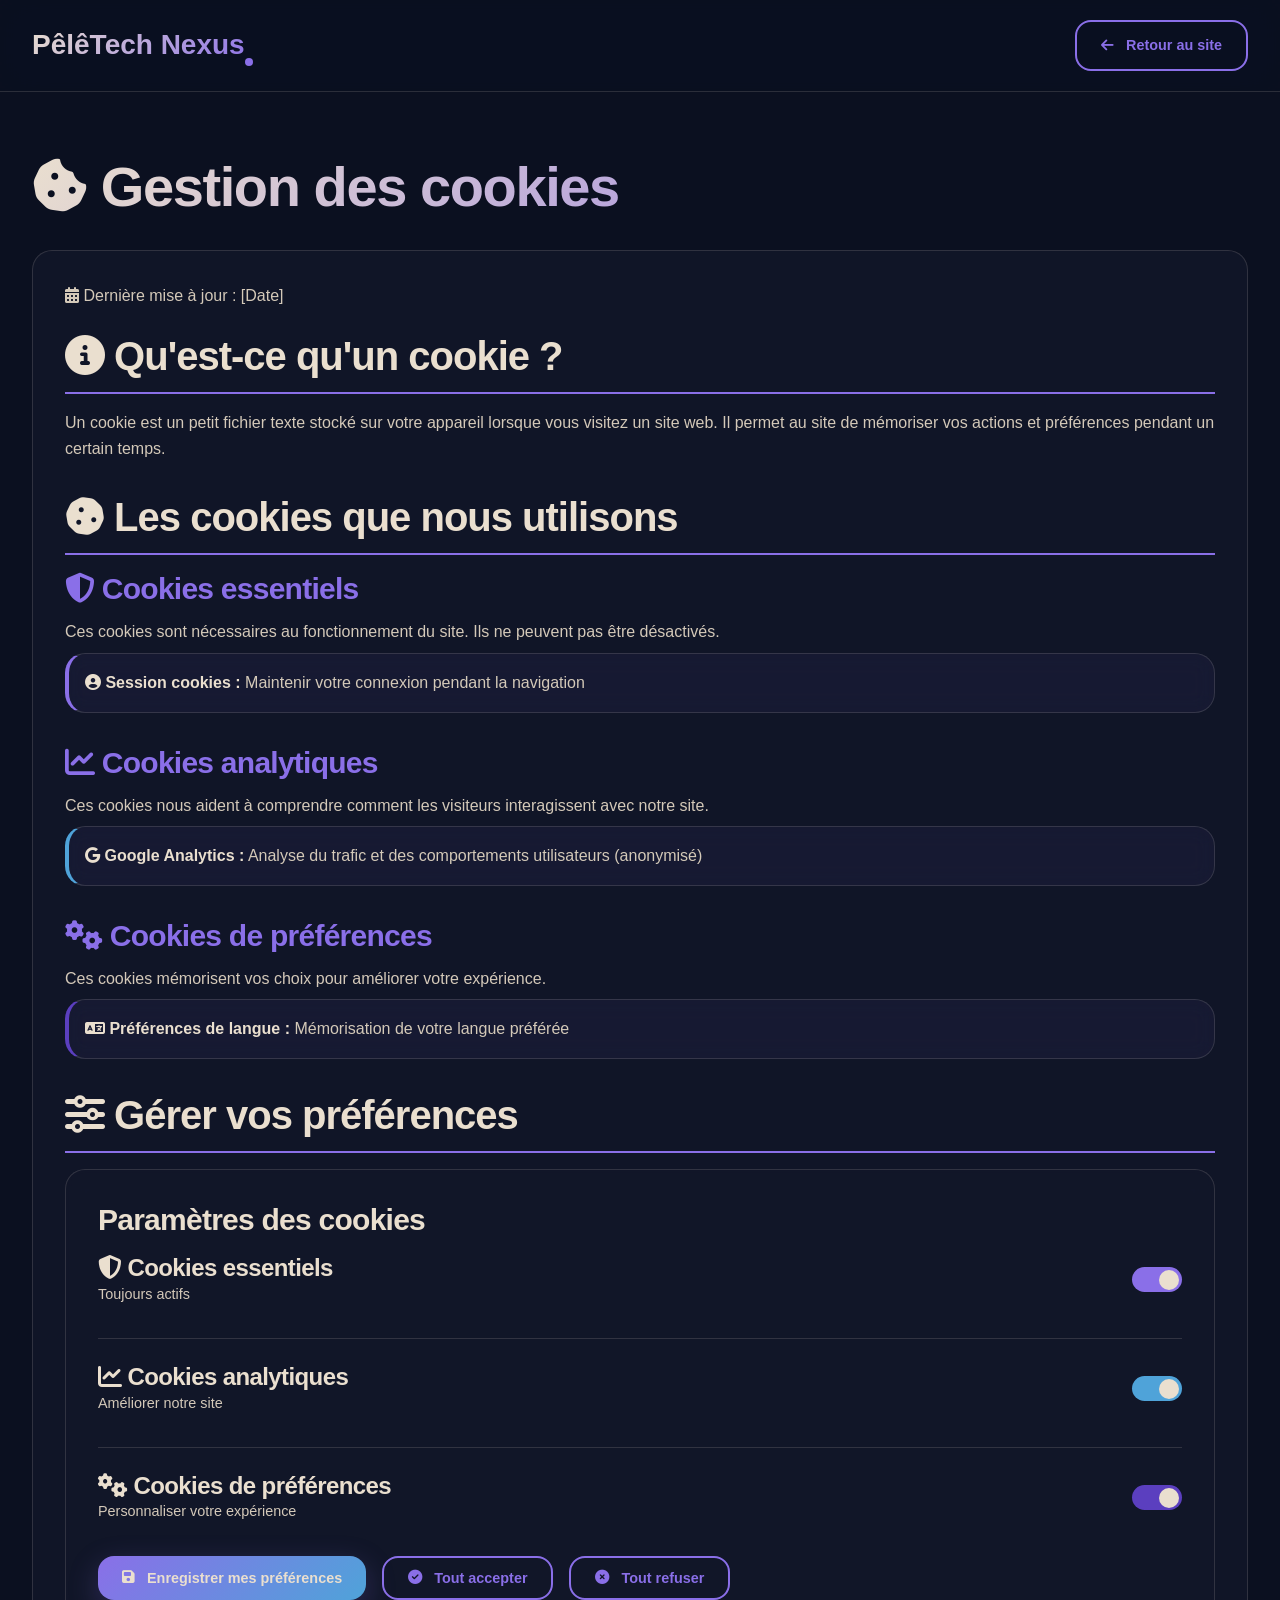
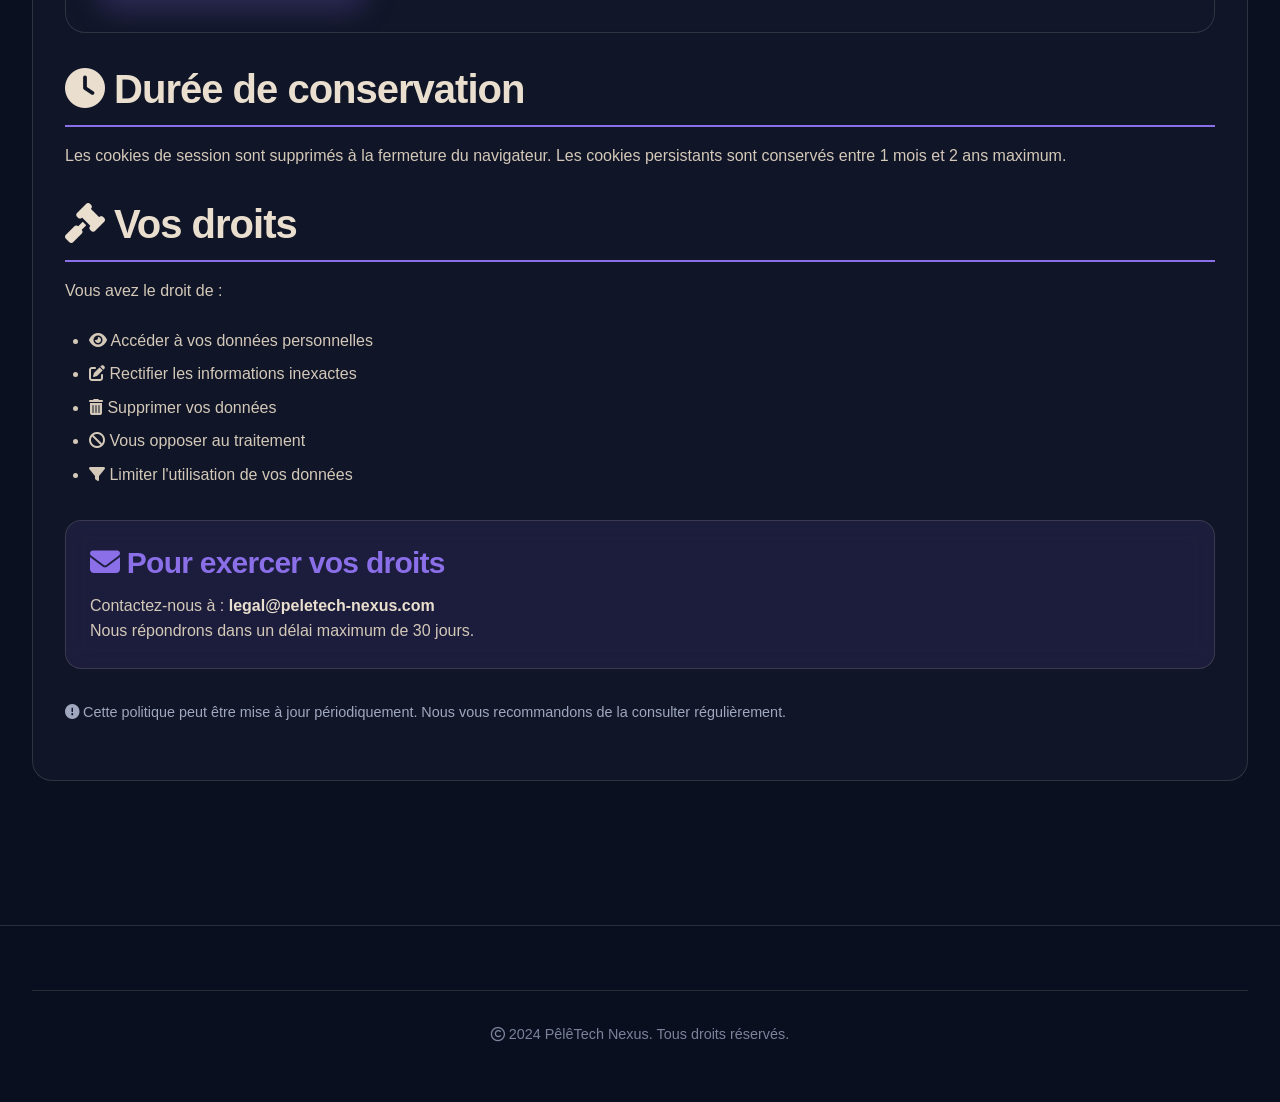
<file: Cookies.html>
<!DOCTYPE html>
<html lang="fr">
<head>
    <meta charset="UTF-8">
    <meta name="viewport" content="width=device-width, initial-scale=1.0">
    <title>Gestion des cookies | PêlêTech Nexus</title>
    <link rel="stylesheet" href="css/style.css">
    <link rel="stylesheet" href="https://cdnjs.cloudflare.com/ajax/libs/font-awesome/6.4.0/css/all.min.css">
</head>
<body>
    <nav class="navbar">
        <div class="nav-container">
            <a href="index.html" class="logo">PêlêTech Nexus</a>
            <a href="index.html" class="btn btn-small btn-secondary"><i class="fas fa-arrow-left"></i> Retour au site</a>
        </div>
    </nav>

    <main class="container" style="padding: 4rem 2rem;">
        <h1 style="color: var(--light); margin-bottom: 1.5rem;"><i class="fas fa-cookie-bite"></i> Gestion des cookies</h1>
        
        <div class="card" style="margin-top: 2rem;">
            <p style="color: var(--light-secondary); margin-bottom: 1.5rem;">
                <i class="fas fa-calendar-alt"></i> Dernière mise à jour : [Date]
            </p>
            
            <h2 style="color: var(--light); margin-bottom: 1rem; padding-bottom: 0.75rem; border-bottom: 2px solid var(--primary);"><i class="fas fa-info-circle"></i> Qu'est-ce qu'un cookie ?</h2>
            <p style="color: var(--light-secondary); margin-bottom: 1.5rem;">
                Un cookie est un petit fichier texte stocké sur votre appareil lorsque vous visitez un site web. Il permet au site de mémoriser vos actions et préférences pendant un certain temps.
            </p>
            
            <h2 style="color: var(--light); margin-top: 2rem; margin-bottom: 1rem; padding-bottom: 0.75rem; border-bottom: 2px solid var(--primary);"><i class="fas fa-cookie"></i> Les cookies que nous utilisons</h2>
            
            <div style="margin-bottom: 2rem;">
                <h3 style="color: var(--primary); margin-bottom: 0.75rem;"><i class="fas fa-shield-alt"></i> Cookies essentiels</h3>
                <p style="color: var(--light-secondary); margin-bottom: 0.5rem;">
                    Ces cookies sont nécessaires au fonctionnement du site. Ils ne peuvent pas être désactivés.
                </p>
                <div class="card" style="background: rgba(138, 111, 232, 0.05); padding: 1rem; border-left: 4px solid var(--primary);">
                    <p style="color: var(--light-secondary); margin: 0;">
                        <strong style="color: var(--light);"><i class="fas fa-user-circle"></i> Session cookies :</strong> Maintenir votre connexion pendant la navigation
                    </p>
                </div>
            </div>
            
            <div style="margin-bottom: 2rem;">
                <h3 style="color: var(--primary); margin-bottom: 0.75rem;"><i class="fas fa-chart-line"></i> Cookies analytiques</h3>
                <p style="color: var(--light-secondary); margin-bottom: 0.5rem;">
                    Ces cookies nous aident à comprendre comment les visiteurs interagissent avec notre site.
                </p>
                <div class="card" style="background: rgba(138, 111, 232, 0.05); padding: 1rem; border-left: 4px solid var(--secondary);">
                    <p style="color: var(--light-secondary); margin: 0;">
                        <strong style="color: var(--light);"><i class="fab fa-google"></i> Google Analytics :</strong> Analyse du trafic et des comportements utilisateurs (anonymisé)
                    </p>
                </div>
            </div>
            
            <div style="margin-bottom: 2rem;">
                <h3 style="color: var(--primary); margin-bottom: 0.75rem;"><i class="fas fa-cogs"></i> Cookies de préférences</h3>
                <p style="color: var(--light-secondary); margin-bottom: 0.5rem;">
                    Ces cookies mémorisent vos choix pour améliorer votre expérience.
                </p>
                <div class="card" style="background: rgba(138, 111, 232, 0.05); padding: 1rem; border-left: 4px solid var(--accent);">
                    <p style="color: var(--light-secondary); margin: 0;">
                        <strong style="color: var(--light);"><i class="fas fa-language"></i> Préférences de langue :</strong> Mémorisation de votre langue préférée
                    </p>
                </div>
            </div>
            
            <h2 style="color: var(--light); margin-top: 2rem; margin-bottom: 1rem; padding-bottom: 0.75rem; border-bottom: 2px solid var(--primary);"><i class="fas fa-sliders-h"></i> Gérer vos préférences</h2>
            
            <div class="card" style="background: rgba(18, 23, 42, 0.8); padding: 2rem; margin-bottom: 2rem;">
                <h3 style="color: var(--light); margin-bottom: 1rem;">Paramètres des cookies</h3>
                
                <div style="margin-bottom: 1.5rem; padding-bottom: 1.5rem; border-bottom: 1px solid var(--border);">
                    <div style="display: flex; justify-content: space-between; align-items: center; margin-bottom: 0.5rem;">
                        <div>
                            <h4 style="color: var(--light); margin: 0;"><i class="fas fa-shield-alt"></i> Cookies essentiels</h4>
                            <p style="color: var(--light-secondary); margin: 0; font-size: 0.9rem;">Toujours actifs</p>
                        </div>
                        <div style="width: 50px; height: 25px; background: var(--primary); border-radius: var(--radius-full); display: flex; align-items: center; padding: 0 3px;">
                            <div style="width: 20px; height: 20px; background: var(--light); border-radius: 50%; margin-left: auto;"></div>
                        </div>
                    </div>
                </div>
                
                <div style="margin-bottom: 1.5rem; padding-bottom: 1.5rem; border-bottom: 1px solid var(--border);">
                    <div style="display: flex; justify-content: space-between; align-items: center; margin-bottom: 0.5rem;">
                        <div>
                            <h4 style="color: var(--light); margin: 0;"><i class="fas fa-chart-line"></i> Cookies analytiques</h4>
                            <p style="color: var(--light-secondary); margin: 0; font-size: 0.9rem;">Améliorer notre site</p>
                        </div>
                        <div style="position: relative;">
                            <input type="checkbox" id="analyticsCookies" checked style="display: none;">
                            <label for="analyticsCookies" style="cursor: pointer;">
                                <div style="width: 50px; height: 25px; background: var(--secondary); border-radius: var(--radius-full); display: flex; align-items: center; padding: 0 3px;">
                                    <div style="width: 20px; height: 20px; background: var(--light); border-radius: 50%; margin-left: auto;"></div>
                                </div>
                            </label>
                        </div>
                    </div>
                </div>
                
                <div>
                    <div style="display: flex; justify-content: space-between; align-items: center; margin-bottom: 0.5rem;">
                        <div>
                            <h4 style="color: var(--light); margin: 0;"><i class="fas fa-cogs"></i> Cookies de préférences</h4>
                            <p style="color: var(--light-secondary); margin: 0; font-size: 0.9rem;">Personnaliser votre expérience</p>
                        </div>
                        <div style="position: relative;">
                            <input type="checkbox" id="preferenceCookies" checked style="display: none;">
                            <label for="preferenceCookies" style="cursor: pointer;">
                                <div style="width: 50px; height: 25px; background: var(--accent); border-radius: var(--radius-full); display: flex; align-items: center; padding: 0 3px;">
                                    <div style="width: 20px; height: 20px; background: var(--light); border-radius: 50%; margin-left: auto;"></div>
                                </div>
                            </label>
                        </div>
                    </div>
                </div>
                
                <div style="margin-top: 2rem; display: flex; gap: 1rem;">
                    <button id="savePreferences" class="btn btn-primary btn-small"><i class="fas fa-save"></i> Enregistrer mes préférences</button>
                    <button id="acceptAll" class="btn btn-secondary btn-small"><i class="fas fa-check-circle"></i> Tout accepter</button>
                    <button id="rejectAll" class="btn btn-secondary btn-small"><i class="fas fa-times-circle"></i> Tout refuser</button>
                </div>
            </div>
            
            <h2 style="color: var(--light); margin-top: 2rem; margin-bottom: 1rem; padding-bottom: 0.75rem; border-bottom: 2px solid var(--primary);"><i class="fas fa-clock"></i> Durée de conservation</h2>
            <p style="color: var(--light-secondary); margin-bottom: 1.5rem;">
                Les cookies de session sont supprimés à la fermeture du navigateur. Les cookies persistants sont conservés entre 1 mois et 2 ans maximum.
            </p>
            
            <h2 style="color: var(--light); margin-top: 2rem; margin-bottom: 1rem; padding-bottom: 0.75rem; border-bottom: 2px solid var(--primary);"><i class="fas fa-gavel"></i> Vos droits</h2>
            <p style="color: var(--light-secondary); margin-bottom: 1.5rem;">
                Vous avez le droit de :
            </p>
            <ul style="color: var(--light-secondary); margin-bottom: 1.5rem; padding-left: 1.5rem;">
                <li style="margin-bottom: 0.5rem;"><i class="fas fa-eye"></i> Accéder à vos données personnelles</li>
                <li style="margin-bottom: 0.5rem;"><i class="fas fa-edit"></i> Rectifier les informations inexactes</li>
                <li style="margin-bottom: 0.5rem;"><i class="fas fa-trash-alt"></i> Supprimer vos données</li>
                <li style="margin-bottom: 0.5rem;"><i class="fas fa-ban"></i> Vous opposer au traitement</li>
                <li><i class="fas fa-filter"></i> Limiter l'utilisation de vos données</li>
            </ul>
            
            <div class="card" style="background: rgba(138, 111, 232, 0.1); padding: 1.5rem; border-radius: var(--radius-lg); margin-top: 2rem;">
                <h3 style="color: var(--primary); margin-bottom: 0.75rem;"><i class="fas fa-envelope"></i> Pour exercer vos droits</h3>
                <p style="color: var(--light-secondary); margin: 0;">
                    Contactez-nous à : <strong style="color: var(--light);">legal@peletech-nexus.com</strong><br>
                    Nous répondrons dans un délai maximum de 30 jours.
                </p>
            </div>
            
            <p style="margin-top: 2rem; color: var(--gray-light); font-size: 0.9rem;">
                <i class="fas fa-exclamation-circle"></i> Cette politique peut être mise à jour périodiquement. Nous vous recommandons de la consulter régulièrement.
            </p>
        </div>
    </main>

    <footer class="footer">
        <div class="container">
            <div class="footer-bottom">
                <p style="color: var(--gray);"><i class="far fa-copyright"></i> 2024 PêlêTech Nexus. Tous droits réservés.</p>
            </div>
        </div>
    </footer>

    <script>
        // Gestion des préférences cookies
        document.addEventListener('DOMContentLoaded', function() {
            const saveBtn = document.getElementById('savePreferences');
            const acceptAllBtn = document.getElementById('acceptAll');
            const rejectAllBtn = document.getElementById('rejectAll');
            const analyticsCheckbox = document.getElementById('analyticsCookies');
            const preferenceCheckbox = document.getElementById('preferenceCookies');
            
            // Charger les préférences existantes
            function loadPreferences() {
                const preferences = JSON.parse(localStorage.getItem('cookiePreferences') || '{}');
                
                if (preferences.analytics !== undefined) {
                    analyticsCheckbox.checked = preferences.analytics;
                    updateSwitch(analyticsCheckbox);
                }
                
                if (preferences.preferences !== undefined) {
                    preferenceCheckbox.checked = preferences.preferences;
                    updateSwitch(preferenceCheckbox);
                }
            }
            
            // Mettre à jour l'apparence du switch
            function updateSwitch(checkbox) {
                const label = checkbox.nextElementSibling;
                const switchDiv = label.querySelector('div');
                const circle = switchDiv.querySelector('div');
                
                if (checkbox.checked) {
                    switchDiv.style.backgroundColor = checkbox.id === 'analyticsCookies' ? 'var(--secondary)' : 'var(--accent)';
                    circle.style.marginLeft = 'auto';
                } else {
                    switchDiv.style.backgroundColor = 'var(--gray-dark)';
                    circle.style.marginLeft = '0';
                }
            }
            
            // Sauvegarder les préférences
            saveBtn.addEventListener('click', function() {
                const preferences = {
                    analytics: analyticsCheckbox.checked,
                    preferences: preferenceCheckbox.checked
                };
                
                localStorage.setItem('cookiePreferences', JSON.stringify(preferences));
                
                // Afficher un message de confirmation
                const message = document.createElement('div');
                message.style.cssText = `
                    position: fixed;
                    top: 100px;
                    right: 20px;
                    background: var(--success);
                    color: var(--light);
                    padding: 1rem 1.5rem;
                    border-radius: var(--radius-lg);
                    z-index: 10000;
                    box-shadow: var(--shadow-lg);
                `;
                message.innerHTML = '<i class="fas fa-check-circle"></i> Préférences enregistrées avec succès';
                document.body.appendChild(message);
                
                setTimeout(() => {
                    message.style.opacity = '0';
                    message.style.transition = 'opacity 0.5s ease';
                    setTimeout(() => message.remove(), 500);
                }, 3000);
            });
            
            // Tout accepter
            acceptAllBtn.addEventListener('click', function() {
                analyticsCheckbox.checked = true;
                preferenceCheckbox.checked = true;
                updateSwitch(analyticsCheckbox);
                updateSwitch(preferenceCheckbox);
                
                const preferences = {
                    analytics: true,
                    preferences: true
                };
                
                localStorage.setItem('cookiePreferences', JSON.stringify(preferences));
                
                const message = document.createElement('div');
                message.style.cssText = `
                    position: fixed;
                    top: 100px;
                    right: 20px;
                    background: var(--success);
                    color: var(--light);
                    padding: 1rem 1.5rem;
                    border-radius: var(--radius-lg);
                    z-index: 10000;
                    box-shadow: var(--shadow-lg);
                `;
                message.innerHTML = '<i class="fas fa-check-circle"></i> Tous les cookies ont été acceptés';
                document.body.appendChild(message);
                
                setTimeout(() => {
                    message.style.opacity = '0';
                    message.style.transition = 'opacity 0.5s ease';
                    setTimeout(() => message.remove(), 500);
                }, 3000);
            });
            
            // Tout refuser
            rejectAllBtn.addEventListener('click', function() {
                analyticsCheckbox.checked = false;
                preferenceCheckbox.checked = false;
                updateSwitch(analyticsCheckbox);
                updateSwitch(preferenceCheckbox);
                
                const preferences = {
                    analytics: false,
                    preferences: false
                };
                
                localStorage.setItem('cookiePreferences', JSON.stringify(preferences));
                
                const message = document.createElement('div');
                message.style.cssText = `
                    position: fixed;
                    top: 100px;
                    right: 20px;
                    background: var(--success);
                    color: var(--light);
                    padding: 1rem 1.5rem;
                    border-radius: var(--radius-lg);
                    z-index: 10000;
                    box-shadow: var(--shadow-lg);
                `;
                message.innerHTML = '<i class="fas fa-times-circle"></i> Tous les cookies non-essentiels ont été refusés';
                document.body.appendChild(message);
                
                setTimeout(() => {
                    message.style.opacity = '0';
                    message.style.transition = 'opacity 0.5s ease';
                    setTimeout(() => message.remove(), 500);
                }, 3000);
            });
            
            // Gérer les clics sur les switches
            [analyticsCheckbox, preferenceCheckbox].forEach(checkbox => {
                checkbox.addEventListener('change', function() {
                    updateSwitch(this);
                });
            });
            
            // Initialiser
            loadPreferences();
        });
    </script>
</body>
</html>
</file>
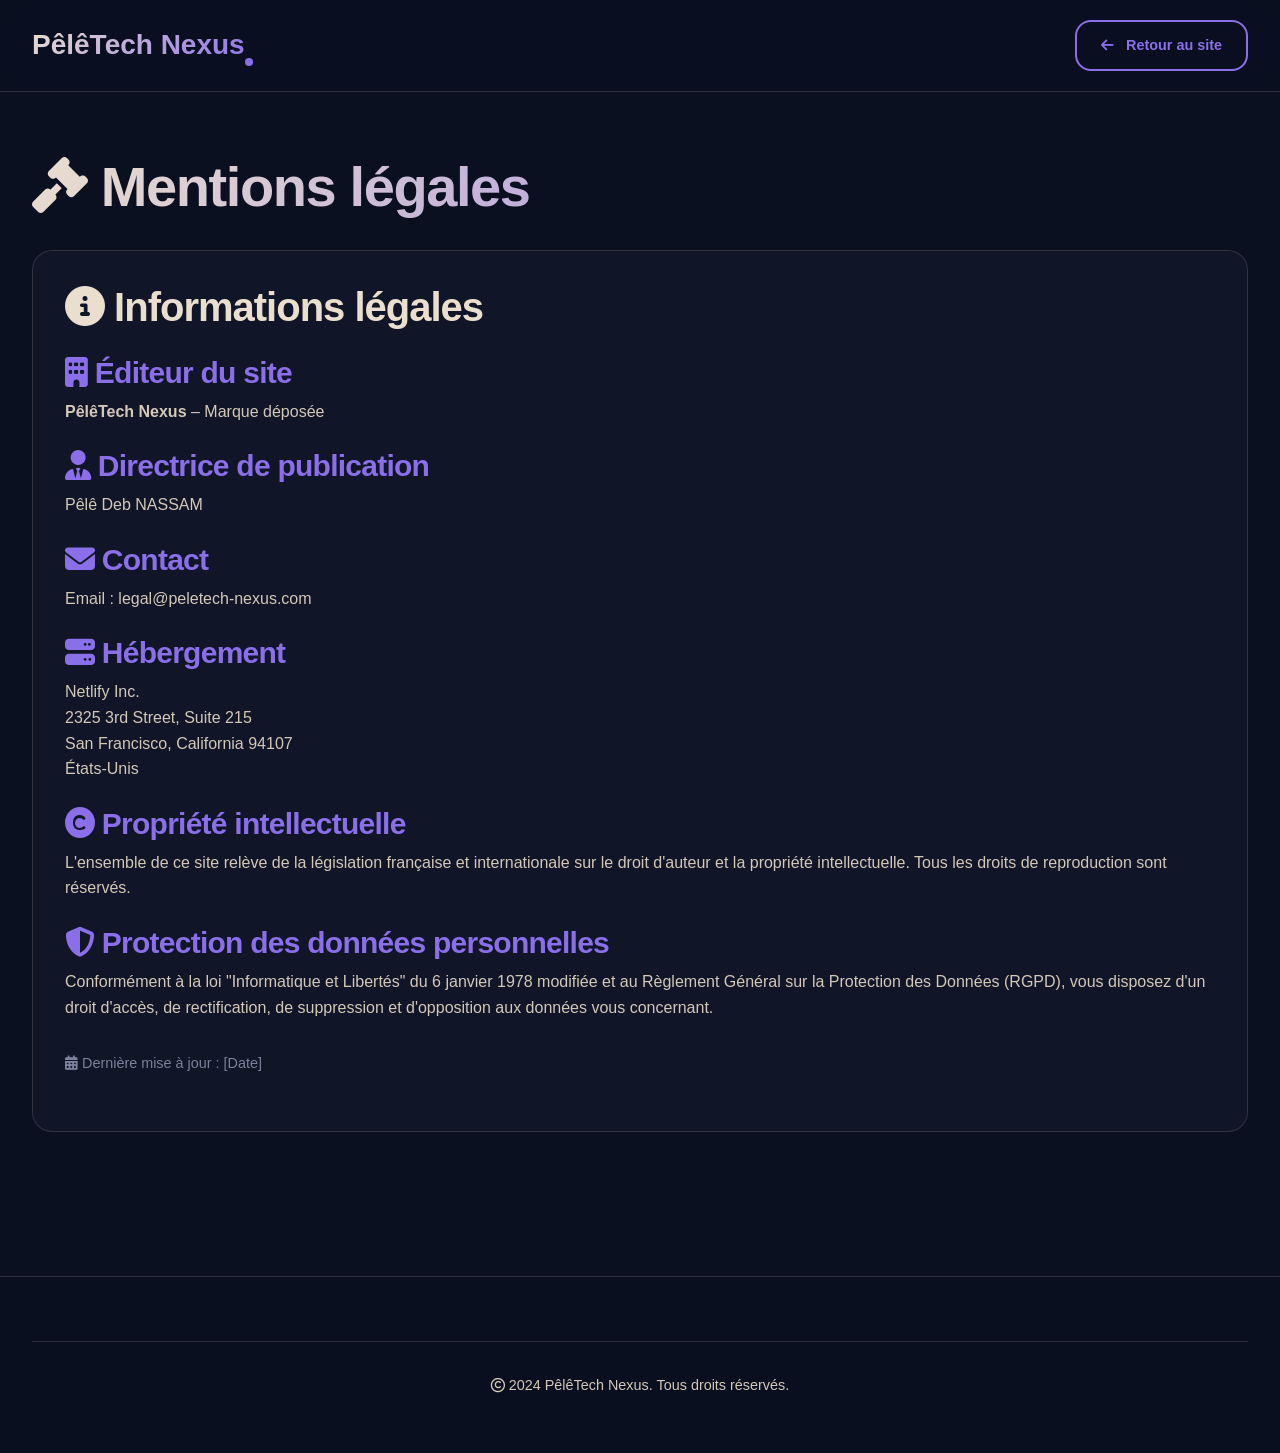
<file: mentions-legales.html>
<!DOCTYPE html>
<html lang="fr">
<head>
    <meta charset="UTF-8">
    <meta name="viewport" content="width=device-width, initial-scale=1.0">
    <title>Mentions légales | PêlêTech Nexus</title>
    <link rel="stylesheet" href="css/style.css">
    <link rel="stylesheet" href="https://cdnjs.cloudflare.com/ajax/libs/font-awesome/6.4.0/css/all.min.css">
</head>
<body>
    <nav class="navbar">
        <div class="nav-container">
            <a href="index.html" class="logo">PêlêTech Nexus</a>
            <a href="index.html" class="btn btn-small btn-secondary"><i class="fas fa-arrow-left"></i> Retour au site</a>
        </div>
    </nav>

    <main class="container" style="padding: 4rem 2rem;">
        <h1><i class="fas fa-gavel"></i> Mentions légales</h1>
        
        <div class="card" style="margin-top: 2rem;">
            <h2><i class="fas fa-info-circle"></i> Informations légales</h2>
            
            <h3 style="margin: 1.5rem 0 0.5rem; color: var(--primary);"><i class="fas fa-building"></i> Éditeur du site</h3>
            <p><strong>PêlêTech Nexus</strong> – Marque déposée</p>
            
            <h3 style="margin: 1.5rem 0 0.5rem; color: var(--primary);"><i class="fas fa-user-tie"></i> Directrice de publication</h3>
            <p>Pêlê Deb NASSAM</p>
            
            <h3 style="margin: 1.5rem 0 0.5rem; color: var(--primary);"><i class="fas fa-envelope"></i> Contact</h3>
            <p>Email : legal@peletech-nexus.com</p>
            
            <h3 style="margin: 1.5rem 0 0.5rem; color: var(--primary);"><i class="fas fa-server"></i> Hébergement</h3>
            <p>Netlify Inc.<br>
            2325 3rd Street, Suite 215<br>
            San Francisco, California 94107<br>
            États-Unis</p>
            
            <h3 style="margin: 1.5rem 0 0.5rem; color: var(--primary);"><i class="fas fa-copyright"></i> Propriété intellectuelle</h3>
            <p>L'ensemble de ce site relève de la législation française et internationale sur le droit d'auteur et la propriété intellectuelle. Tous les droits de reproduction sont réservés.</p>
            
            <h3 style="margin: 1.5rem 0 0.5rem; color: var(--primary);"><i class="fas fa-shield-alt"></i> Protection des données personnelles</h3>
            <p>Conformément à la loi "Informatique et Libertés" du 6 janvier 1978 modifiée et au Règlement Général sur la Protection des Données (RGPD), vous disposez d'un droit d'accès, de rectification, de suppression et d'opposition aux données vous concernant.</p>
            
            <p style="margin-top: 2rem; font-size: 0.9rem; color: var(--gray);">
                <i class="fas fa-calendar-alt"></i> Dernière mise à jour : [Date]
            </p>
        </div>
    </main>

    <footer class="footer">
        <div class="container">
            <div class="footer-bottom">
                <p><i class="far fa-copyright"></i> 2024 PêlêTech Nexus. Tous droits réservés.</p>
            </div>
        </div>
    </footer>
</body>
</html>
</file>
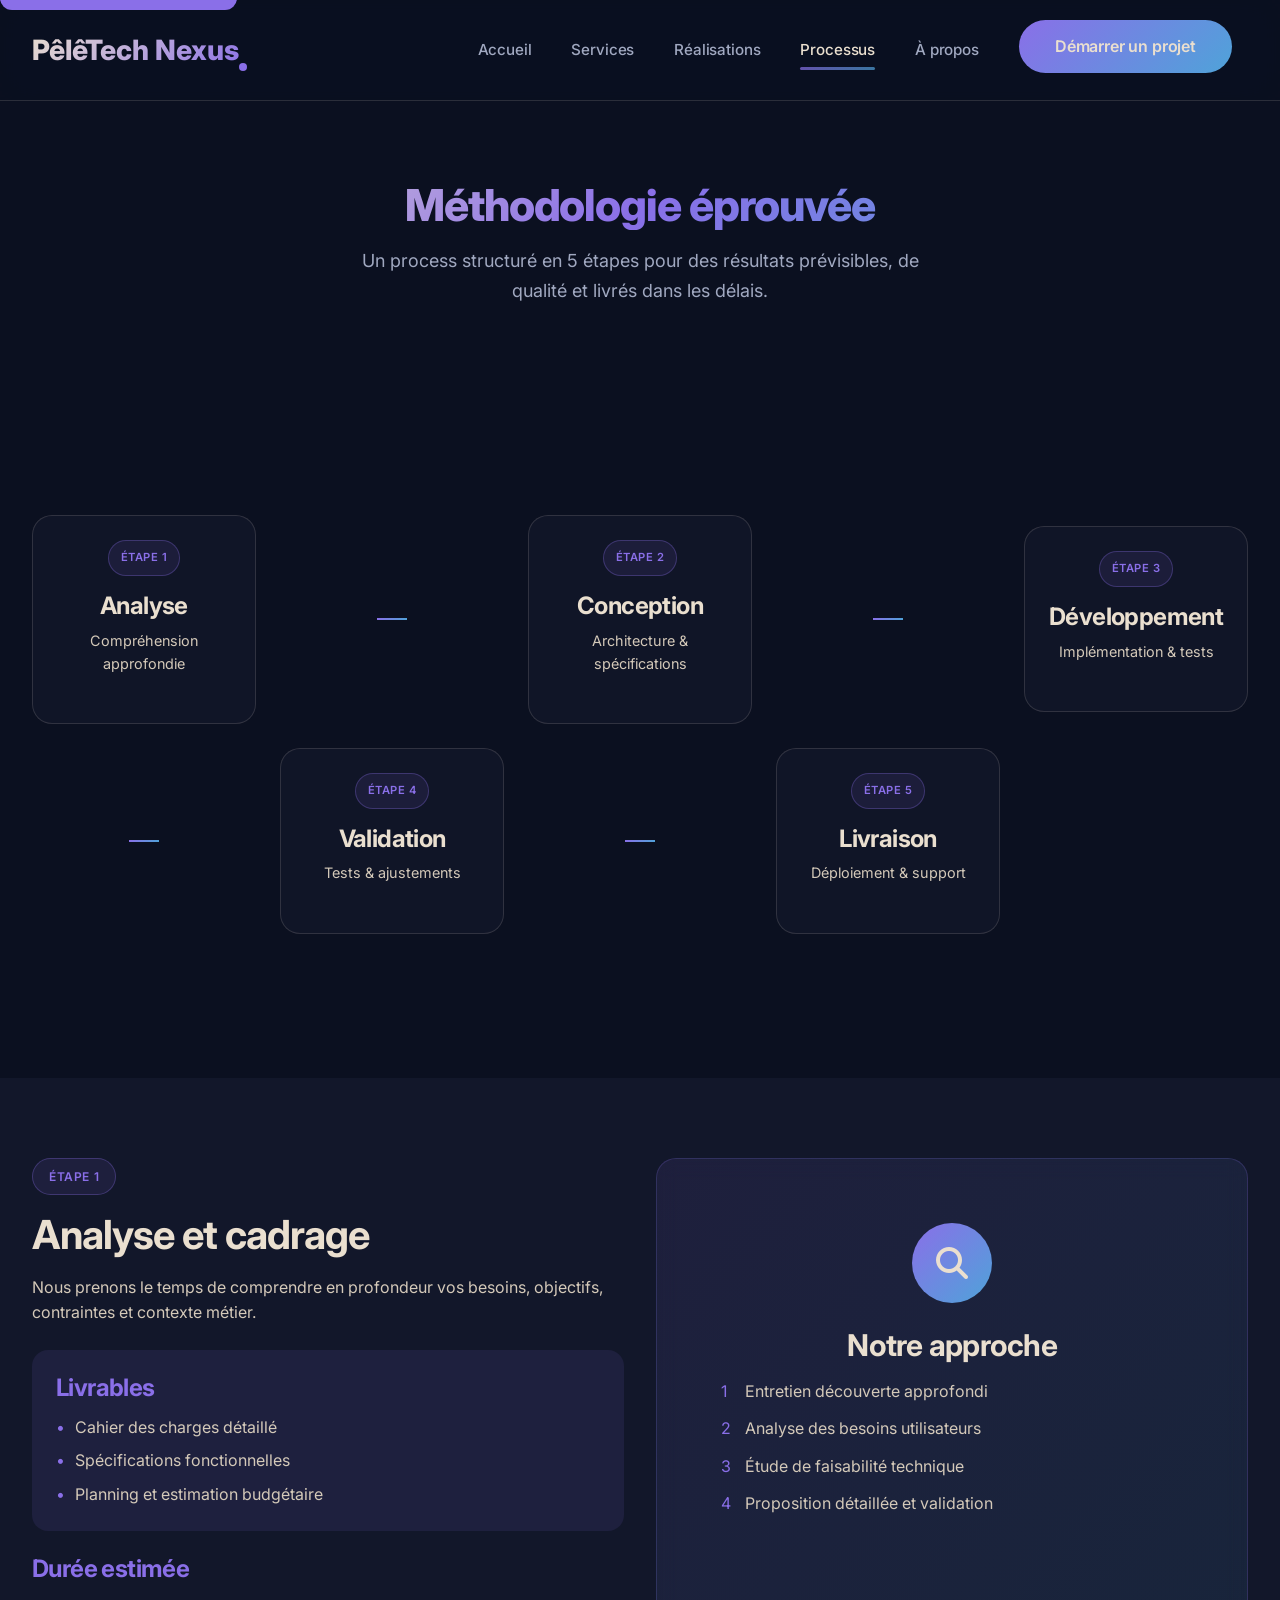
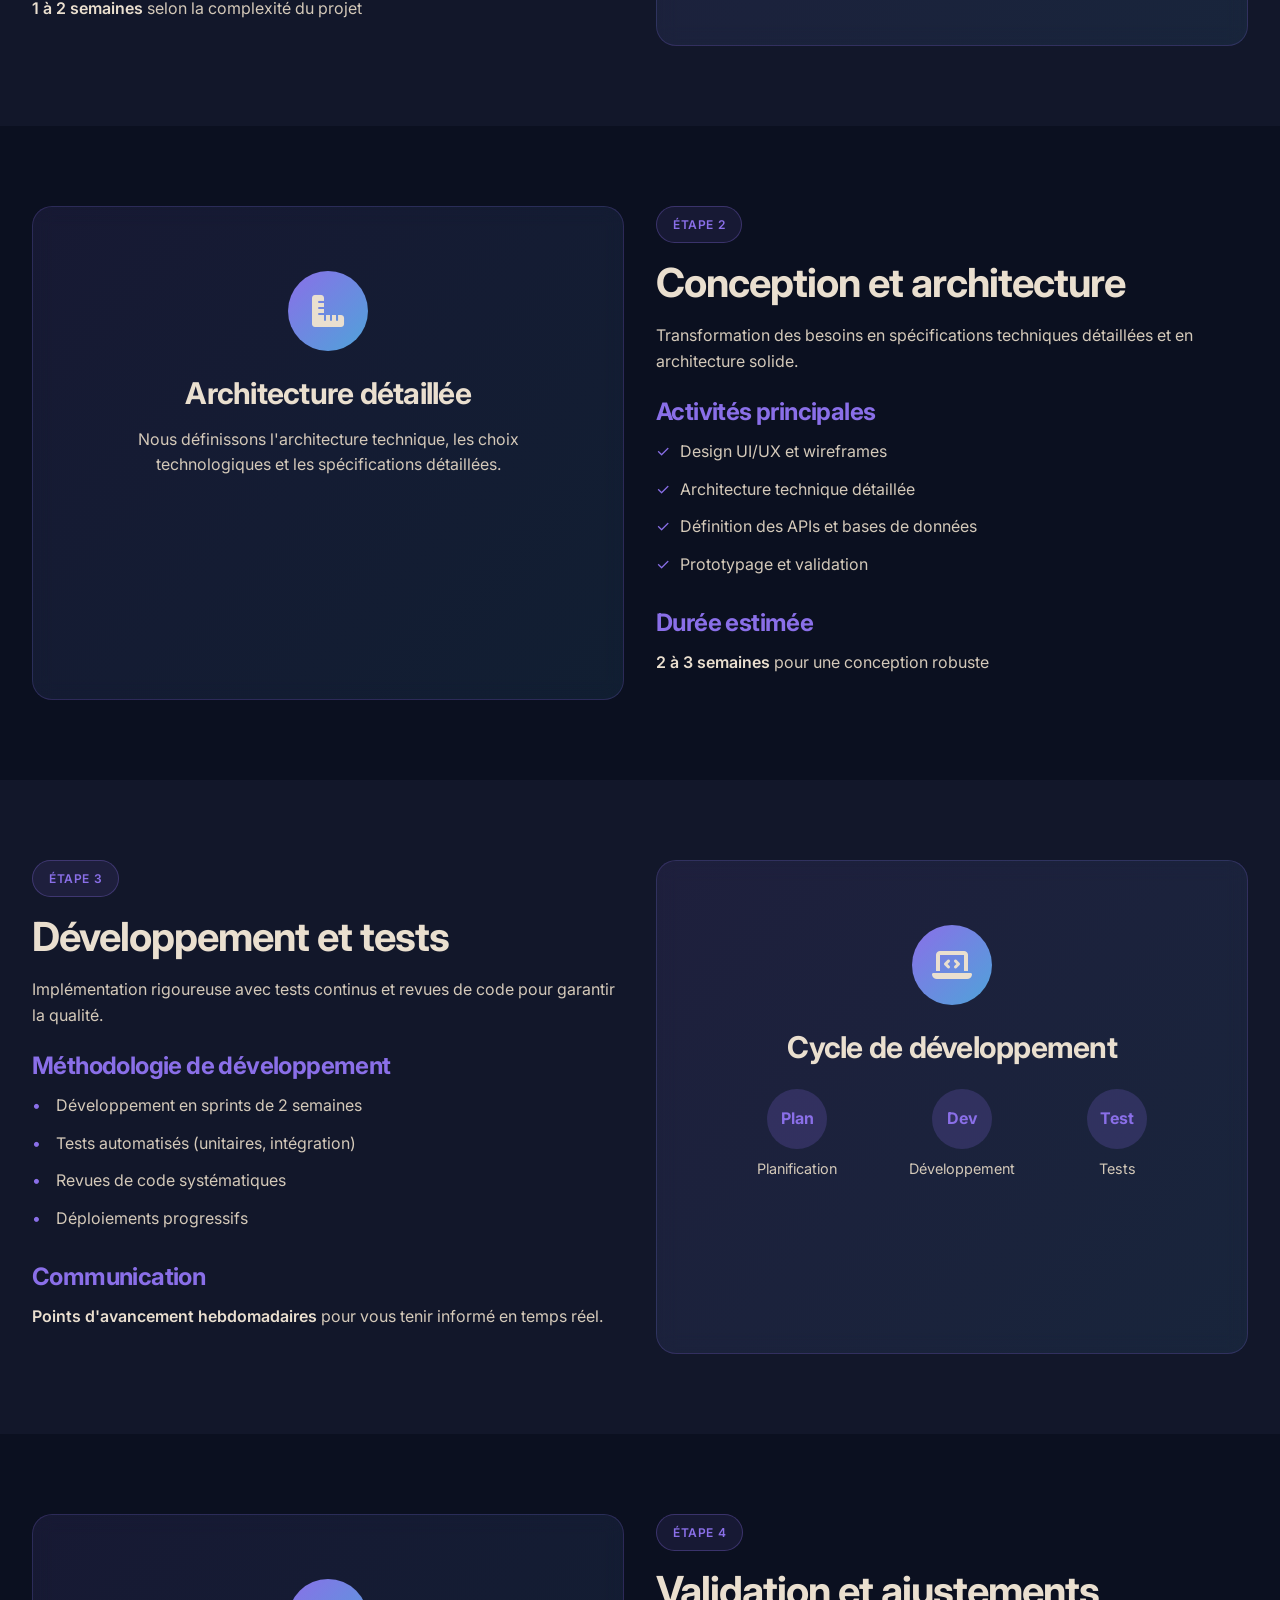
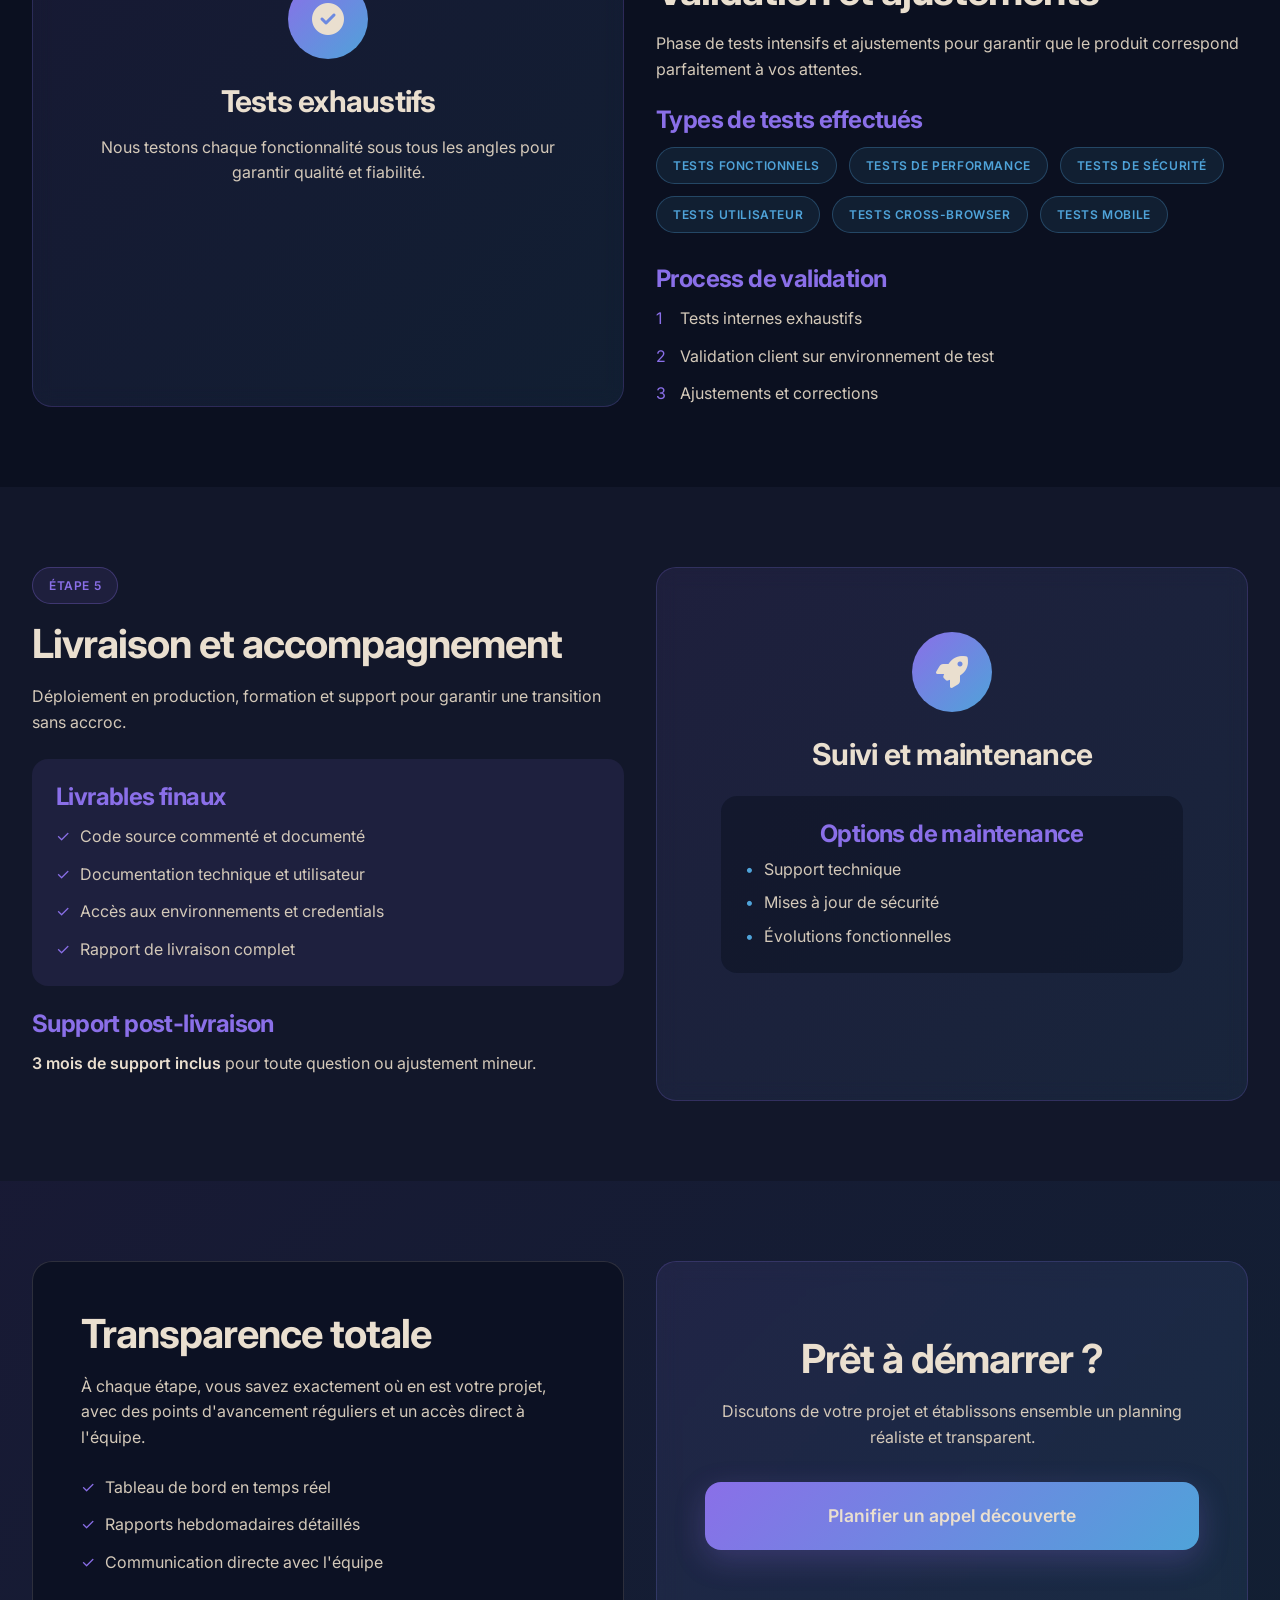
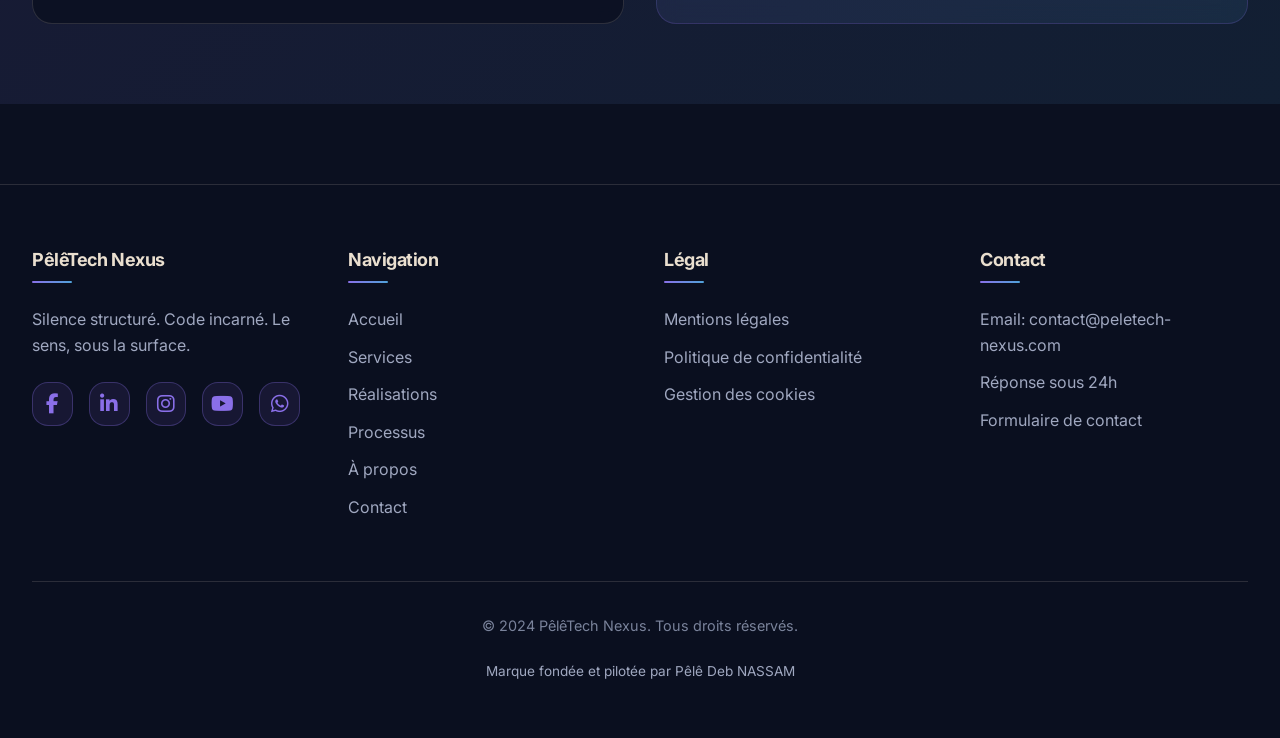
<file: process.html>
<!DOCTYPE html>
<html lang="fr">
<head>
    <meta charset="UTF-8">
    <meta name="viewport" content="width=device-width, initial-scale=1.0">
    <title>Notre Process | PêlêTech Nexus</title>
    <meta name="description" content="Découvrez notre méthodologie de travail structurée en 5 étapes pour garantir des résultats prévisibles et de qualité.">
    <link rel="stylesheet" href="css/style.css">
    <link rel="preconnect" href="https://fonts.googleapis.com">
    <link rel="preconnect" href="https://fonts.gstatic.com" crossorigin>
    <link href="https://fonts.googleapis.com/css2?family=Inter:wght@300;400;500;600;700;800&display=swap" rel="stylesheet">
    <link rel="stylesheet" href="https://cdnjs.cloudflare.com/ajax/libs/font-awesome/6.4.0/css/all.min.css">
    <link rel="icon" type="image/svg+xml" href="assets/logo.svg">
</head>
<body>
    <!-- Navigation -->
    <nav class="navbar">
        <div class="nav-container">
            <a href="index.html" class="logo">PêlêTech Nexus</a>
            
            <button class="menu-toggle" id="menuToggle" aria-label="Menu">
                <span class="icon"><i class="fas fa-bars"></i></span>
            </button>
            
            <ul class="nav-menu" id="navMenu">
                <li><a href="index.html" class="nav-link">Accueil</a></li>
                <li><a href="services.html" class="nav-link">Services</a></li>
                <li><a href="realisations.html" class="nav-link">Réalisations</a></li>
                <li><a href="process.html" class="nav-link active">Processus</a></li>
                <li><a href="apropos.html" class="nav-link">À propos</a></li>
                <li><a href="contact.html" class="nav-link cta-nav">Démarrer un projet</a></li>
            </ul>
        </div>
    </nav>

    <div class="scroll-progress" id="scrollProgress"></div>
    <a href="#main-content" class="skip-link">Aller au contenu principal</a>

    <main id="main-content">
        <!-- Hero Process -->
        <section id="process-hero" class="animate-fade-in">
            <div class="container">
                <h1 class="section-title">Méthodologie éprouvée</h1>
                <p class="section-subtitle">Un process structuré en 5 étapes pour des résultats prévisibles, de qualité et livrés dans les délais.</p>
            </div>
        </section>

        <!-- Timeline / Étapes -->
        <section id="process-timeline">
            <div class="container">
                <div class="grid grid-5" style="gap: 1.5rem; margin-bottom: 4rem;">
                    <div class="card" style="text-align: center; padding: 1.5rem;">
                        <div class="badge badge-primary" style="margin-bottom: 1rem; font-size: 0.7rem; padding: 0.5rem 0.75rem;">Étape 1</div>
                        <h4 style="color: var(--light); margin-bottom: 0.5rem;">Analyse</h4>
                        <p style="color: var(--light-secondary); font-size: 0.9rem;">Compréhension approfondie</p>
                    </div>
                    
                    <div style="display: flex; align-items: center; justify-content: center;">
                        <div style="width: 30px; height: 2px; background: linear-gradient(135deg, var(--primary), var(--secondary));"></div>
                    </div>
                    
                    <div class="card" style="text-align: center; padding: 1.5rem;">
                        <div class="badge badge-primary" style="margin-bottom: 1rem; font-size: 0.7rem; padding: 0.5rem 0.75rem;">Étape 2</div>
                        <h4 style="color: var(--light); margin-bottom: 0.5rem;">Conception</h4>
                        <p style="color: var(--light-secondary); font-size: 0.9rem;">Architecture & spécifications</p>
                    </div>
                    
                    <div style="display: flex; align-items: center; justify-content: center;">
                        <div style="width: 30px; height: 2px; background: linear-gradient(135deg, var(--primary), var(--secondary));"></div>
                    </div>
                    
                    <div class="card" style="text-align: center; padding: 1.5rem;">
                        <div class="badge badge-primary" style="margin-bottom: 1rem; font-size: 0.7rem; padding: 0.5rem 0.75rem;">Étape 3</div>
                        <h4 style="color: var(--light); margin-bottom: 0.5rem;">Développement</h4>
                        <p style="color: var(--light-secondary); font-size: 0.9rem;">Implémentation & tests</p>
                    </div>
                    
                    <div style="display: flex; align-items: center; justify-content: center;">
                        <div style="width: 30px; height: 2px; background: linear-gradient(135deg, var(--primary), var(--secondary));"></div>
                    </div>
                    
                    <div class="card" style="text-align: center; padding: 1.5rem;">
                        <div class="badge badge-primary" style="margin-bottom: 1rem; font-size: 0.7rem; padding: 0.5rem 0.75rem;">Étape 4</div>
                        <h4 style="color: var(--light); margin-bottom: 0.5rem;">Validation</h4>
                        <p style="color: var(--light-secondary); font-size: 0.9rem;">Tests & ajustements</p>
                    </div>
                    
                    <div style="display: flex; align-items: center; justify-content: center;">
                        <div style="width: 30px; height: 2px; background: linear-gradient(135deg, var(--primary), var(--secondary));"></div>
                    </div>
                    
                    <div class="card" style="text-align: center; padding: 1.5rem;">
                        <div class="badge badge-primary" style="margin-bottom: 1rem; font-size: 0.7rem; padding: 0.5rem 0.75rem;">Étape 5</div>
                        <h4 style="color: var(--light); margin-bottom: 0.5rem;">Livraison</h4>
                        <p style="color: var(--light-secondary); font-size: 0.9rem;">Déploiement & support</p>
                    </div>
                </div>
            </div>
        </section>

        <!-- Étape 1 -->
        <section id="etape-1" class="bg-dark-light">
            <div class="container">
                <div class="grid grid-2">
                    <div>
                        <div class="badge badge-primary" style="margin-bottom: 1rem;">Étape 1</div>
                        <h2 style="color: var(--light); margin-bottom: 1rem;">Analyse et cadrage</h2>
                        <p style="color: var(--light-secondary); margin-bottom: 1.5rem;">
                            Nous prenons le temps de comprendre en profondeur vos besoins, objectifs, contraintes et contexte métier.
                        </p>
                        
                        <div style="background: rgba(138, 111, 232, 0.1); padding: 1.5rem; border-radius: var(--radius-lg); margin-bottom: 1.5rem;">
                            <h4 style="color: var(--primary); margin-bottom: 0.75rem;">Livrables</h4>
                            <ul style="list-style: none; padding: 0; margin: 0;">
                                <li style="margin-bottom: 0.5rem; padding-left: 1.2rem; position: relative;">
                                    <span style="position: absolute; left: 0; color: var(--primary);">•</span>
                                    <span style="color: var(--light-secondary);">Cahier des charges détaillé</span>
                                </li>
                                <li style="margin-bottom: 0.5rem; padding-left: 1.2rem; position: relative;">
                                    <span style="position: absolute; left: 0; color: var(--primary);">•</span>
                                    <span style="color: var(--light-secondary);">Spécifications fonctionnelles</span>
                                </li>
                                <li style="padding-left: 1.2rem; position: relative;">
                                    <span style="position: absolute; left: 0; color: var(--primary);">•</span>
                                    <span style="color: var(--light-secondary);">Planning et estimation budgétaire</span>
                                </li>
                            </ul>
                        </div>
                        
                        <div>
                            <h4 style="color: var(--primary); margin-bottom: 0.75rem;">Durée estimée</h4>
                            <p style="color: var(--light-secondary);">
                                <span style="color: var(--light); font-weight: 600;">1 à 2 semaines</span> selon la complexité du projet
                            </p>
                        </div>
                    </div>
                    
                    <div class="card card-gradient">
                        <div style="padding: 2rem; text-align: center;">
                            <div class="icon icon-lg icon-gradient icon-circle" style="margin: 0 auto 1.5rem;">
                                <i class="fas fa-search"></i>
                            </div>
                            <h3 style="color: var(--light); margin-bottom: 1rem;">Notre approche</h3>
                            <ul style="list-style: none; padding: 0; text-align: left;">
                                <li style="margin-bottom: 0.75rem; padding-left: 1.5rem; position: relative;">
                                    <span style="position: absolute; left: 0; color: var(--primary);">1</span>
                                    <span style="color: var(--light-secondary);">Entretien découverte approfondi</span>
                                </li>
                                <li style="margin-bottom: 0.75rem; padding-left: 1.5rem; position: relative;">
                                    <span style="position: absolute; left: 0; color: var(--primary);">2</span>
                                    <span style="color: var(--light-secondary);">Analyse des besoins utilisateurs</span>
                                </li>
                                <li style="margin-bottom: 0.75rem; padding-left: 1.5rem; position: relative;">
                                    <span style="position: absolute; left: 0; color: var(--primary);">3</span>
                                    <span style="color: var(--light-secondary);">Étude de faisabilité technique</span>
                                </li>
                                <li style="padding-left: 1.5rem; position: relative;">
                                    <span style="position: absolute; left: 0; color: var(--primary);">4</span>
                                    <span style="color: var(--light-secondary);">Proposition détaillée et validation</span>
                                </li>
                            </ul>
                        </div>
                    </div>
                </div>
            </div>
        </section>

        <!-- Étape 2 -->
        <section id="etape-2">
            <div class="container">
                <div class="grid grid-2">
                    <div class="card card-gradient">
                        <div style="padding: 2rem; text-align: center;">
                            <div class="icon icon-lg icon-gradient icon-circle" style="margin: 0 auto 1.5rem;">
                                <i class="fas fa-ruler-combined"></i>
                            </div>
                            <h3 style="color: var(--light); margin-bottom: 1rem;">Architecture détaillée</h3>
                            <p style="color: var(--light-secondary);">
                                Nous définissons l'architecture technique, les choix technologiques et les spécifications détaillées.
                            </p>
                        </div>
                    </div>
                    
                    <div>
                        <div class="badge badge-primary" style="margin-bottom: 1rem;">Étape 2</div>
                        <h2 style="color: var(--light); margin-bottom: 1rem;">Conception et architecture</h2>
                        <p style="color: var(--light-secondary); margin-bottom: 1.5rem;">
                            Transformation des besoins en spécifications techniques détaillées et en architecture solide.
                        </p>
                        
                        <div style="margin-bottom: 2rem;">
                            <h4 style="color: var(--primary); margin-bottom: 0.75rem;">Activités principales</h4>
                            <ul style="list-style: none; padding: 0; margin: 0;">
                                <li style="margin-bottom: 0.75rem; padding-left: 1.5rem; position: relative;">
                                    <span style="position: absolute; left: 0; color: var(--primary);">✓</span>
                                    <span style="color: var(--light-secondary);">Design UI/UX et wireframes</span>
                                </li>
                                <li style="margin-bottom: 0.75rem; padding-left: 1.5rem; position: relative;">
                                    <span style="position: absolute; left: 0; color: var(--primary);">✓</span>
                                    <span style="color: var(--light-secondary);">Architecture technique détaillée</span>
                                </li>
                                <li style="margin-bottom: 0.75rem; padding-left: 1.5rem; position: relative;">
                                    <span style="position: absolute; left: 0; color: var(--primary);">✓</span>
                                    <span style="color: var(--light-secondary);">Définition des APIs et bases de données</span>
                                </li>
                                <li style="padding-left: 1.5rem; position: relative;">
                                    <span style="position: absolute; left: 0; color: var(--primary);">✓</span>
                                    <span style="color: var(--light-secondary);">Prototypage et validation</span>
                                </li>
                            </ul>
                        </div>
                        
                        <div>
                            <h4 style="color: var(--primary); margin-bottom: 0.75rem;">Durée estimée</h4>
                            <p style="color: var(--light-secondary);">
                                <span style="color: var(--light); font-weight: 600;">2 à 3 semaines</span> pour une conception robuste
                            </p>
                        </div>
                    </div>
                </div>
            </div>
        </section>

        <!-- Étape 3 -->
        <section id="etape-3" class="bg-dark-light">
            <div class="container">
                <div class="grid grid-2">
                    <div>
                        <div class="badge badge-primary" style="margin-bottom: 1rem;">Étape 3</div>
                        <h2 style="color: var(--light); margin-bottom: 1rem;">Développement et tests</h2>
                        <p style="color: var(--light-secondary); margin-bottom: 1.5rem;">
                            Implémentation rigoureuse avec tests continus et revues de code pour garantir la qualité.
                        </p>
                        
                        <div style="margin-bottom: 2rem;">
                            <h4 style="color: var(--primary); margin-bottom: 0.75rem;">Méthodologie de développement</h4>
                            <ul style="list-style: none; padding: 0; margin: 0;">
                                <li style="margin-bottom: 0.75rem; padding-left: 1.5rem; position: relative;">
                                    <span style="position: absolute; left: 0; color: var(--primary);">•</span>
                                    <span style="color: var(--light-secondary);">Développement en sprints de 2 semaines</span>
                                </li>
                                <li style="margin-bottom: 0.75rem; padding-left: 1.5rem; position: relative;">
                                    <span style="position: absolute; left: 0; color: var(--primary);">•</span>
                                    <span style="color: var(--light-secondary);">Tests automatisés (unitaires, intégration)</span>
                                </li>
                                <li style="margin-bottom: 0.75rem; padding-left: 1.5rem; position: relative;">
                                    <span style="position: absolute; left: 0; color: var(--primary);">•</span>
                                    <span style="color: var(--light-secondary);">Revues de code systématiques</span>
                                </li>
                                <li style="padding-left: 1.5rem; position: relative;">
                                    <span style="position: absolute; left: 0; color: var(--primary);">•</span>
                                    <span style="color: var(--light-secondary);">Déploiements progressifs</span>
                                </li>
                            </ul>
                        </div>
                        
                        <div>
                            <h4 style="color: var(--primary); margin-bottom: 0.75rem;">Communication</h4>
                            <p style="color: var(--light-secondary);">
                                <span style="color: var(--light); font-weight: 600;">Points d'avancement hebdomadaires</span> pour vous tenir informé en temps réel.
                            </p>
                        </div>
                    </div>
                    
                    <div class="card card-gradient">
                        <div style="padding: 2rem; text-align: center;">
                            <div class="icon icon-lg icon-gradient icon-circle" style="margin: 0 auto 1.5rem;">
                                <i class="fas fa-laptop-code"></i>
                            </div>
                            <h3 style="color: var(--light); margin-bottom: 1rem;">Cycle de développement</h3>
                            <div style="display: flex; justify-content: space-around; margin-top: 1.5rem;">
                                <div style="text-align: center;">
                                    <div style="width: 60px; height: 60px; background: rgba(138, 111, 232, 0.2); border-radius: 50%; display: flex; align-items: center; justify-content: center; margin: 0 auto 0.5rem;">
                                        <span style="color: var(--primary); font-weight: bold;">Plan</span>
                                    </div>
                                    <p style="color: var(--light-secondary); font-size: 0.9rem;">Planification</p>
                                </div>
                                <div style="text-align: center;">
                                    <div style="width: 60px; height: 60px; background: rgba(138, 111, 232, 0.2); border-radius: 50%; display: flex; align-items: center; justify-content: center; margin: 0 auto 0.5rem;">
                                        <span style="color: var(--primary); font-weight: bold;">Dev</span>
                                    </div>
                                    <p style="color: var(--light-secondary); font-size: 0.9rem;">Développement</p>
                                </div>
                                <div style="text-align: center;">
                                    <div style="width: 60px; height: 60px; background: rgba(138, 111, 232, 0.2); border-radius: 50%; display: flex; align-items: center; justify-content: center; margin: 0 auto 0.5rem;">
                                        <span style="color: var(--primary); font-weight: bold;">Test</span>
                                    </div>
                                    <p style="color: var(--light-secondary); font-size: 0.9rem;">Tests</p>
                                </div>
                            </div>
                        </div>
                    </div>
                </div>
            </div>
        </section>

        <!-- Étape 4 -->
        <section id="etape-4">
            <div class="container">
                <div class="grid grid-2">
                    <div class="card card-gradient">
                        <div style="padding: 2rem; text-align: center;">
                            <div class="icon icon-lg icon-gradient icon-circle" style="margin: 0 auto 1.5rem;">
                                <i class="fas fa-check-circle"></i>
                            </div>
                            <h3 style="color: var(--light); margin-bottom: 1rem;">Tests exhaustifs</h3>
                            <p style="color: var(--light-secondary);">
                                Nous testons chaque fonctionnalité sous tous les angles pour garantir qualité et fiabilité.
                            </p>
                        </div>
                    </div>
                    
                    <div>
                        <div class="badge badge-primary" style="margin-bottom: 1rem;">Étape 4</div>
                        <h2 style="color: var(--light); margin-bottom: 1rem;">Validation et ajustements</h2>
                        <p style="color: var(--light-secondary); margin-bottom: 1.5rem;">
                            Phase de tests intensifs et ajustements pour garantir que le produit correspond parfaitement à vos attentes.
                        </p>
                        
                        <div style="margin-bottom: 2rem;">
                            <h4 style="color: var(--primary); margin-bottom: 0.75rem;">Types de tests effectués</h4>
                            <div style="display: flex; flex-wrap: wrap; gap: 0.75rem; margin-bottom: 1.5rem;">
                                <span class="badge badge-secondary">Tests fonctionnels</span>
                                <span class="badge badge-secondary">Tests de performance</span>
                                <span class="badge badge-secondary">Tests de sécurité</span>
                                <span class="badge badge-secondary">Tests utilisateur</span>
                                <span class="badge badge-secondary">Tests cross-browser</span>
                                <span class="badge badge-secondary">Tests mobile</span>
                            </div>
                        </div>
                        
                        <div>
                            <h4 style="color: var(--primary); margin-bottom: 0.75rem;">Process de validation</h4>
                            <ul style="list-style: none; padding: 0; margin: 0;">
                                <li style="margin-bottom: 0.75rem; padding-left: 1.5rem; position: relative;">
                                    <span style="position: absolute; left: 0; color: var(--primary);">1</span>
                                    <span style="color: var(--light-secondary);">Tests internes exhaustifs</span>
                                </li>
                                <li style="margin-bottom: 0.75rem; padding-left: 1.5rem; position: relative;">
                                    <span style="position: absolute; left: 0; color: var(--primary);">2</span>
                                    <span style="color: var(--light-secondary);">Validation client sur environnement de test</span>
                                </li>
                                <li style="padding-left: 1.5rem; position: relative;">
                                    <span style="position: absolute; left: 0; color: var(--primary);">3</span>
                                    <span style="color: var(--light-secondary);">Ajustements et corrections</span>
                                </li>
                            </ul>
                        </div>
                    </div>
                </div>
            </div>
        </section>

        <!-- Étape 5 -->
        <section id="etape-5" class="bg-dark-light">
            <div class="container">
                <div class="grid grid-2">
                    <div>
                        <div class="badge badge-primary" style="margin-bottom: 1rem;">Étape 5</div>
                        <h2 style="color: var(--light); margin-bottom: 1rem;">Livraison et accompagnement</h2>
                        <p style="color: var(--light-secondary); margin-bottom: 1.5rem;">
                            Déploiement en production, formation et support pour garantir une transition sans accroc.
                        </p>
                        
                        <div style="background: rgba(138, 111, 232, 0.1); padding: 1.5rem; border-radius: var(--radius-lg); margin-bottom: 1.5rem;">
                            <h4 style="color: var(--primary); margin-bottom: 0.75rem;">Livrables finaux</h4>
                            <ul style="list-style: none; padding: 0; margin: 0;">
                                <li style="margin-bottom: 0.75rem; padding-left: 1.5rem; position: relative;">
                                    <span style="position: absolute; left: 0; color: var(--primary);">✓</span>
                                    <span style="color: var(--light-secondary);">Code source commenté et documenté</span>
                                </li>
                                <li style="margin-bottom: 0.75rem; padding-left: 1.5rem; position: relative;">
                                    <span style="position: absolute; left: 0; color: var(--primary);">✓</span>
                                    <span style="color: var(--light-secondary);">Documentation technique et utilisateur</span>
                                </li>
                                <li style="margin-bottom: 0.75rem; padding-left: 1.5rem; position: relative;">
                                    <span style="position: absolute; left: 0; color: var(--primary);">✓</span>
                                    <span style="color: var(--light-secondary);">Accès aux environnements et credentials</span>
                                </li>
                                <li style="padding-left: 1.5rem; position: relative;">
                                    <span style="position: absolute; left: 0; color: var(--primary);">✓</span>
                                    <span style="color: var(--light-secondary);">Rapport de livraison complet</span>
                                </li>
                            </ul>
                        </div>
                        
                        <div>
                            <h4 style="color: var(--primary); margin-bottom: 0.75rem;">Support post-livraison</h4>
                            <p style="color: var(--light-secondary);">
                                <span style="color: var(--light); font-weight: 600;">3 mois de support inclus</span> pour toute question ou ajustement mineur.
                            </p>
                        </div>
                    </div>
                    
                    <div class="card card-gradient">
                        <div style="padding: 2rem; text-align: center;">
                            <div class="icon icon-lg icon-gradient icon-circle" style="margin: 0 auto 1.5rem;">
                                <i class="fas fa-rocket"></i>
                            </div>
                            <h3 style="color: var(--light); margin-bottom: 1rem;">Suivi et maintenance</h3>
                            <div style="background: rgba(11, 16, 32, 0.5); padding: 1.5rem; border-radius: var(--radius-lg); margin-top: 1.5rem;">
                                <h4 style="color: var(--primary); margin-bottom: 0.5rem;">Options de maintenance</h4>
                                <ul style="list-style: none; padding: 0; margin: 0; text-align: left;">
                                    <li style="margin-bottom: 0.5rem; padding-left: 1.2rem; position: relative;">
                                        <span style="position: absolute; left: 0; color: var(--secondary);">•</span>
                                        <span style="color: var(--light-secondary);">Support technique</span>
                                    </li>
                                    <li style="margin-bottom: 0.5rem; padding-left: 1.2rem; position: relative;">
                                        <span style="position: absolute; left: 0; color: var(--secondary);">•</span>
                                        <span style="color: var(--light-secondary);">Mises à jour de sécurité</span>
                                    </li>
                                    <li style="padding-left: 1.2rem; position: relative;">
                                        <span style="position: absolute; left: 0; color: var(--secondary);">•</span>
                                        <span style="color: var(--light-secondary);">Évolutions fonctionnelles</span>
                                    </li>
                                </ul>
                            </div>
                        </div>
                    </div>
                </div>
            </div>
        </section>

        <!-- CTA -->
        <section id="process-cta" style="background: linear-gradient(135deg, rgba(138, 111, 232, 0.1), rgba(79, 163, 217, 0.1));">
            <div class="container">
                <div class="grid grid-2">
                    <div class="card" style="background: rgba(11, 16, 32, 0.8); padding: 3rem;">
                        <h2 style="color: var(--light); margin-bottom: 1rem;">Transparence totale</h2>
                        <p style="color: var(--light-secondary); margin-bottom: 1.5rem;">
                            À chaque étape, vous savez exactement où en est votre projet, avec des points d'avancement réguliers et un accès direct à l'équipe.
                        </p>
                        <ul style="list-style: none; padding: 0; margin: 0;">
                            <li style="margin-bottom: 0.75rem; padding-left: 1.5rem; position: relative;">
                                <span style="position: absolute; left: 0; color: var(--primary);">✓</span>
                                <span style="color: var(--light-secondary);">Tableau de bord en temps réel</span>
                            </li>
                            <li style="margin-bottom: 0.75rem; padding-left: 1.5rem; position: relative;">
                                <span style="position: absolute; left: 0; color: var(--primary);">✓</span>
                                <span style="color: var(--light-secondary);">Rapports hebdomadaires détaillés</span>
                            </li>
                            <li style="padding-left: 1.5rem; position: relative;">
                                <span style="position: absolute; left: 0; color: var(--primary);">✓</span>
                                <span style="color: var(--light-secondary);">Communication directe avec l'équipe</span>
                            </li>
                        </ul>
                    </div>
                    
                    <div class="card card-gradient" style="text-align: center; padding: 3rem; display: flex; flex-direction: column; justify-content: center;">
                        <h2 style="color: var(--light); margin-bottom: 1rem;">Prêt à démarrer ?</h2>
                        <p style="color: var(--light-secondary); margin-bottom: 2rem;">
                            Discutons de votre projet et établissons ensemble un planning réaliste et transparent.
                        </p>
                        <a href="contact.html" class="btn btn-primary btn-large">Planifier un appel découverte</a>
                    </div>
                </div>
            </div>
        </section>
    </main>

    <!-- Footer -->
    <footer class="footer">
        <div class="container">
            <div class="footer-content">
                <div class="footer-col">
                    <h4>PêlêTech Nexus</h4>
                    <p style="color: var(--gray-light); margin-bottom: 1.5rem;">Silence structuré. Code incarné. Le sens, sous la surface.</p>
                    <div class="social-links">
                        <a href="#" class="social-link" aria-label="Facebook">
                            <i class="fab fa-facebook-f"></i>
                        </a>
                        <a href="#" class="social-link" aria-label="LinkedIn">
                            <i class="fab fa-linkedin-in"></i>
                        </a>
                        <a href="#" class="social-link" aria-label="Instagram">
                            <i class="fab fa-instagram"></i>
                        </a>
                        <a href="#" class="social-link" aria-label="YouTube">
                            <i class="fab fa-youtube"></i>
                        </a>
                        <a href="#" class="social-link" aria-label="WhatsApp">
                            <i class="fab fa-whatsapp"></i>
                        </a>
                    </div>
                </div>
                
                <div class="footer-col">
                    <h4>Navigation</h4>
                    <ul>
                        <li><a href="index.html">Accueil</a></li>
                        <li><a href="services.html">Services</a></li>
                        <li><a href="realisations.html">Réalisations</a></li>
                        <li><a href="process.html">Processus</a></li>
                        <li><a href="apropos.html">À propos</a></li>
                        <li><a href="contact.html">Contact</a></li>
                    </ul>
                </div>
                
                <div class="footer-col">
                    <h4>Légal</h4>
                    <ul>
                        <li><a href="mentions-legales.html">Mentions légales</a></li>
                        <li><a href="confidentialite.html">Politique de confidentialité</a></li>
                        <li><a href="cookies.html">Gestion des cookies</a></li>
                    </ul>
                </div>
                
                <div class="footer-col">
                    <h4>Contact</h4>
                    <ul>
                        <li style="color: var(--gray-light);">Email: contact@peletech-nexus.com</li>
                        <li style="color: var(--gray-light);">Réponse sous 24h</li>
                        <li><a href="contact.html">Formulaire de contact</a></li>
                    </ul>
                </div>
            </div>
            
            <div class="footer-bottom">
                <p style="color: var(--gray);">&copy; 2024 PêlêTech Nexus. Tous droits réservés.</p>
                <p style="margin-top: 0.5rem; font-size: 0.85rem; color: var(--gray-light);">Marque fondée et pilotée par Pêlê Deb NASSAM</p>
            </div>
        </div>
    </footer>

    <button class="back-to-top" id="backToTop" aria-label="Retour en haut">
        <i class="fas fa-chevron-up"></i>
    </button>

    <script src="js/main.js"></script>
</body>
</html>
</file>
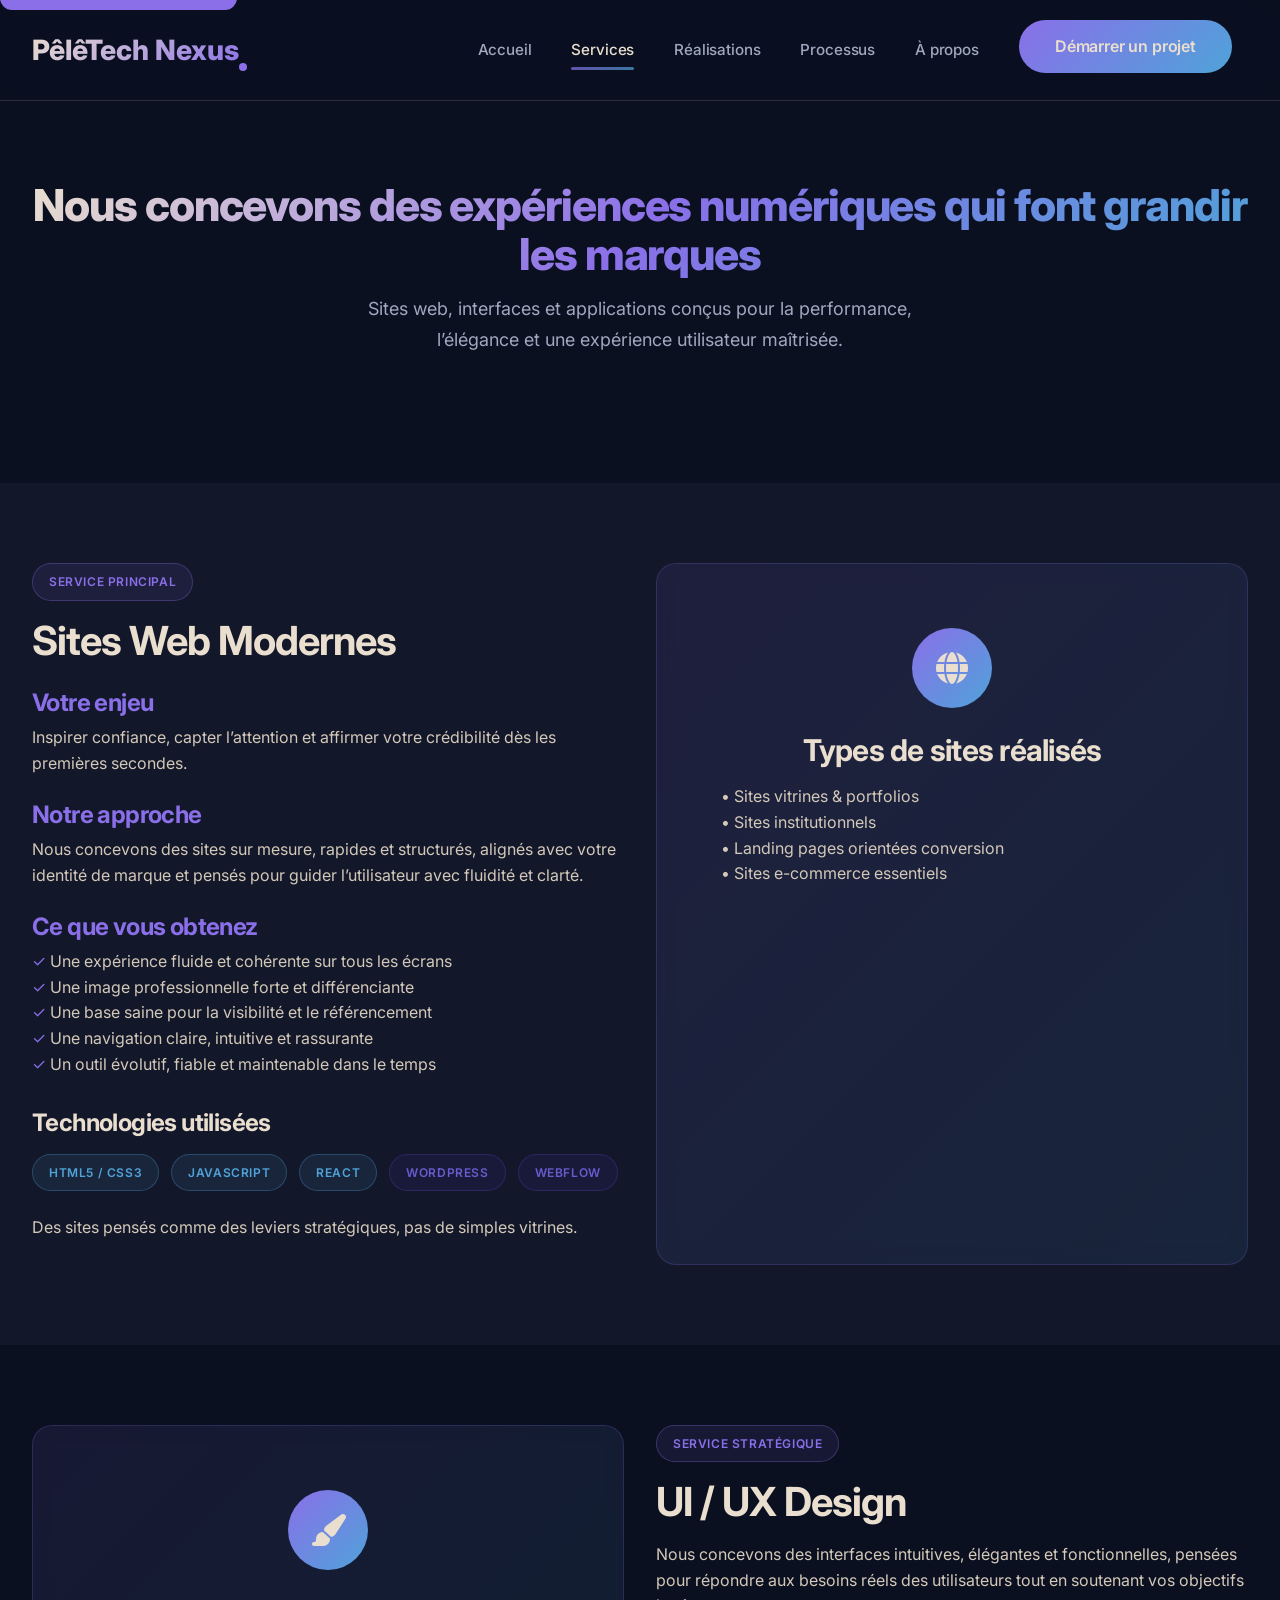
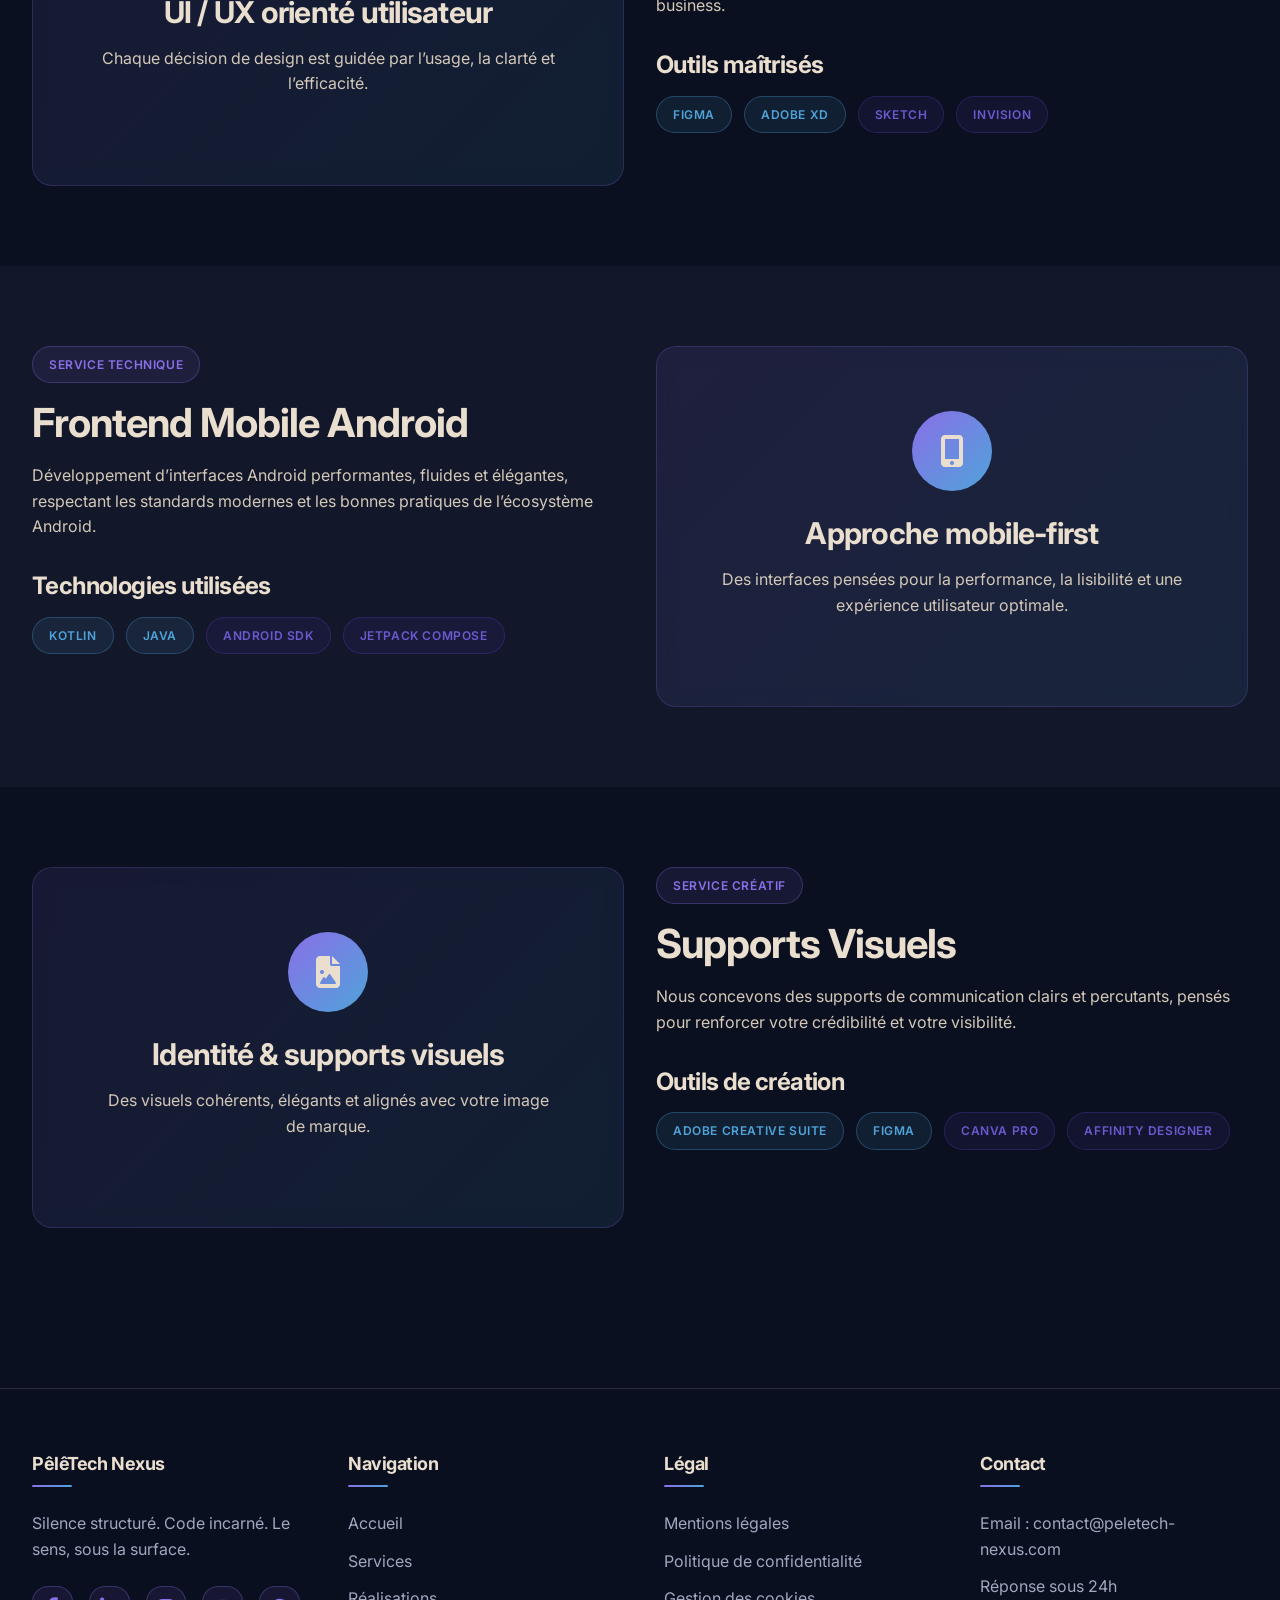
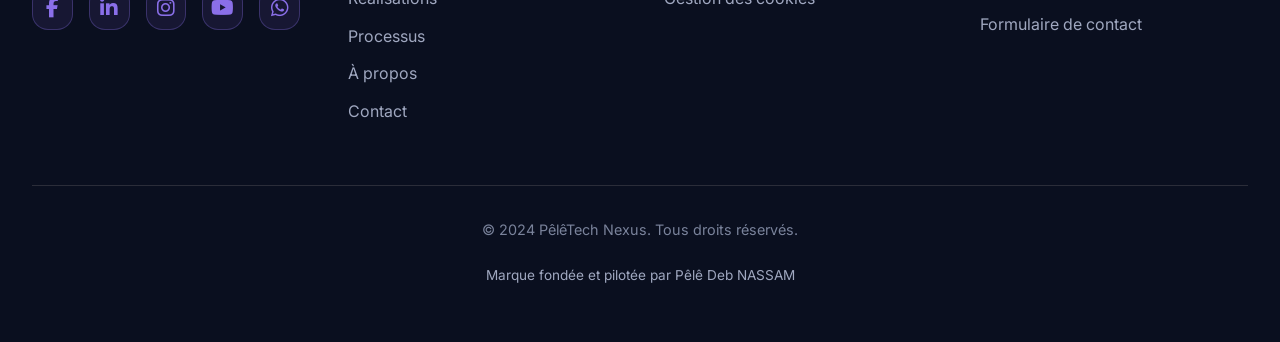
<file: services.html>
<!DOCTYPE html>
<html lang="fr">

<head>
    <meta charset="UTF-8">
    <meta name="viewport" content="width=device-width, initial-scale=1.0">
    <title>Services | PêlêTech Nexus</title>
    <meta name="description"
        content="Sites web modernes, UI/UX design orienté utilisateur, supports visuels et développement frontend d’applications Android.">
    <link rel="stylesheet" href="css/style.css">
    <link rel="preconnect" href="https://fonts.googleapis.com">
    <link rel="preconnect" href="https://fonts.gstatic.com" crossorigin>
    <link href="https://fonts.googleapis.com/css2?family=Inter:wght@300;400;500;600;700;800&display=swap"
        rel="stylesheet">
    <link rel="stylesheet" href="https://cdnjs.cloudflare.com/ajax/libs/font-awesome/6.4.0/css/all.min.css">
    <link rel="icon" type="image/svg+xml" href="assets/logo.svg">
</head>

<body>

    <!-- Navigation -->
    <nav class="navbar">
        <div class="nav-container">
            <a href="index.html" class="logo">PêlêTech Nexus</a>

            <button class="menu-toggle" id="menuToggle" aria-label="Menu">
                <span class="icon"><i class="fas fa-bars"></i></span>
            </button>

            <ul class="nav-menu" id="navMenu">
                <li><a href="index.html" class="nav-link">Accueil</a></li>
                <li><a href="services.html" class="nav-link active">Services</a></li>
                <li><a href="realisations.html" class="nav-link">Réalisations</a></li>
                <li><a href="process.html" class="nav-link">Processus</a></li>
                <li><a href="apropos.html" class="nav-link">À propos</a></li>
                <li><a href="contact.html" class="nav-link cta-nav">Démarrer un projet</a></li>
            </ul>
        </div>
    </nav>

    <div class="scroll-progress" id="scrollProgress"></div>
    <a href="#main-content" class="skip-link">Aller au contenu principal</a>

    <main id="main-content">

        <!-- Hero -->
        <section id="services-hero" class="animate-fade-in">
            <div class="container">
                <h1 class="section-title">
                    Nous concevons des expériences numériques qui font grandir les marques
                </h1>
                <p class="section-subtitle">
                    Sites web, interfaces et applications conçus pour la performance,
                    l’élégance et une expérience utilisateur maîtrisée.
                </p>
            </div>
        </section>

        <!-- Sites Web -->
        <section id="web" class="bg-dark-light">
            <div class="container">
                <div class="grid grid-2">

                    <div>
                        <span class="badge badge-primary">Service principal</span>
                        <h2 style="margin: 1rem 0; color: var(--light);">Sites Web Modernes</h2>

                        <div style="margin: 1.5rem 0;">
                            <h4 style="color: var(--primary); margin-bottom: 0.5rem;">Votre enjeu</h4>
                            <p style="color: var(--light-secondary);">
                                Inspirer confiance, capter l’attention et affirmer votre crédibilité dès les premières secondes.
                            </p>

                            <h4 style="color: var(--primary); margin: 1.5rem 0 0.5rem;">Notre approche</h4>
                            <p style="color: var(--light-secondary);">
                                Nous concevons des sites sur mesure, rapides et structurés,
                                alignés avec votre identité de marque et pensés pour guider
                                l’utilisateur avec fluidité et clarté.
                            </p>

                            <h4 style="color: var(--primary); margin: 1.5rem 0 0.5rem;">Ce que vous obtenez</h4>
                            <ul style="list-style: none; padding: 0; margin: 0;">
                                <li><span style="color: var(--primary);">✓</span> <span style="color: var(--light-secondary);">Une expérience fluide et cohérente sur tous les écrans</span></li>
                                <li><span style="color: var(--primary);">✓</span> <span style="color: var(--light-secondary);">Une image professionnelle forte et différenciante</span></li>
                                <li><span style="color: var(--primary);">✓</span> <span style="color: var(--light-secondary);">Une base saine pour la visibilité et le référencement</span></li>
                                <li><span style="color: var(--primary);">✓</span> <span style="color: var(--light-secondary);">Une navigation claire, intuitive et rassurante</span></li>
                                <li><span style="color: var(--primary);">✓</span> <span style="color: var(--light-secondary);">Un outil évolutif, fiable et maintenable dans le temps</span></li>
                            </ul>
                        </div>

                        <div style="margin-top: 2rem;">
                            <h4 style="color: var(--light); margin-bottom: 1rem;">Technologies utilisées</h4>
                            <div style="display: flex; flex-wrap: wrap; gap: 0.75rem;">
                                <span class="badge badge-secondary">HTML5 / CSS3</span>
                                <span class="badge badge-secondary">JavaScript</span>
                                <span class="badge badge-secondary">React</span>
                                <span class="badge badge-accent">WordPress</span>
                                <span class="badge badge-accent">Webflow</span>
                            </div>
                        </div>

                        <p style="margin-top: 1.5rem; color: var(--light-secondary);">
                            Des sites pensés comme des leviers stratégiques, pas de simples vitrines.
                        </p>
                    </div>

                    <div class="card card-gradient">
                        <div style="text-align: center; padding: 2rem;">
                            <div class="icon icon-lg icon-gradient icon-circle" style="margin: 0 auto 1.5rem;">
                                <i class="fas fa-globe"></i>
                            </div>
                            <h3 style="margin-bottom: 1rem; color: var(--light);">Types de sites réalisés</h3>
                            <ul style="text-align: left; list-style: none; padding: 0;">
                                <li>• <span style="color: var(--light-secondary);">Sites vitrines & portfolios</span></li>
                                <li>• <span style="color: var(--light-secondary);">Sites institutionnels</span></li>
                                <li>• <span style="color: var(--light-secondary);">Landing pages orientées conversion</span></li>
                                <li>• <span style="color: var(--light-secondary);">Sites e-commerce essentiels</span></li>
                            </ul>
                        </div>
                    </div>

                </div>
            </div>
        </section>

        <!-- UI/UX -->
        <section id="design">
            <div class="container">
                <div class="grid grid-2">

                    <div class="card card-gradient">
                        <div style="text-align: center; padding: 2rem;">
                            <div class="icon icon-lg icon-gradient icon-circle" style="margin: 0 auto 1.5rem;">
                                <i class="fas fa-paint-brush"></i>
                            </div>
                            <h3 style="margin-bottom: 1rem; color: var(--light);">UI / UX orienté utilisateur</h3>
                            <p style="color: var(--light-secondary);">
                                Chaque décision de design est guidée par l’usage,
                                la clarté et l’efficacité.
                            </p>
                        </div>
                    </div>

                    <div>
                        <span class="badge badge-primary">Service stratégique</span>
                        <h2 style="margin: 1rem 0; color: var(--light);">UI / UX Design</h2>

                        <p style="color: var(--light-secondary);">
                            Nous concevons des interfaces intuitives, élégantes et fonctionnelles,
                            pensées pour répondre aux besoins réels des utilisateurs tout en soutenant
                            vos objectifs business.
                        </p>

                        <div style="margin-top: 2rem;">
                            <h4 style="color: var(--light); margin-bottom: 1rem;">Outils maîtrisés</h4>
                            <div style="display: flex; flex-wrap: wrap; gap: 0.75rem;">
                                <span class="badge badge-secondary">Figma</span>
                                <span class="badge badge-secondary">Adobe XD</span>
                                <span class="badge badge-accent">Sketch</span>
                                <span class="badge badge-accent">InVision</span>
                            </div>
                        </div>
                    </div>

                </div>
            </div>
        </section>

        <!-- Mobile -->
        <section id="mobile" class="bg-dark-light">
            <div class="container">
                <div class="grid grid-2">

                    <div>
                        <span class="badge badge-primary">Service technique</span>
                        <h2 style="margin: 1rem 0; color: var(--light);">Frontend Mobile Android</h2>

                        <p style="color: var(--light-secondary);">
                            Développement d’interfaces Android performantes, fluides et élégantes,
                            respectant les standards modernes et les bonnes pratiques de l’écosystème Android.
                        </p>

                        <div style="margin-top: 2rem;">
                            <h4 style="color: var(--light); margin-bottom: 1rem;">Technologies utilisées</h4>
                            <div style="display: flex; flex-wrap: wrap; gap: 0.75rem;">
                                <span class="badge badge-secondary">Kotlin</span>
                                <span class="badge badge-secondary">Java</span>
                                <span class="badge badge-accent">Android SDK</span>
                                <span class="badge badge-accent">Jetpack Compose</span>
                            </div>
                        </div>
                    </div>

                    <div class="card card-gradient">
                        <div style="text-align: center; padding: 2rem;">
                            <div class="icon icon-lg icon-gradient icon-circle" style="margin: 0 auto 1.5rem;">
                                <i class="fas fa-mobile-alt"></i>
                            </div>
                            <h3 style="margin-bottom: 1rem; color: var(--light);">Approche mobile-first</h3>
                            <p style="color: var(--light-secondary);">
                                Des interfaces pensées pour la performance,
                                la lisibilité et une expérience utilisateur optimale.
                            </p>
                        </div>
                    </div>

                </div>
            </div>
        </section>

        <!-- Supports visuels -->
        <section id="visuels">
            <div class="container">
                <div class="grid grid-2">

                    <div class="card card-gradient">
                        <div style="text-align: center; padding: 2rem;">
                            <div class="icon icon-lg icon-gradient icon-circle" style="margin: 0 auto 1.5rem;">
                                <i class="fas fa-file-image"></i>
                            </div>
                            <h3 style="margin-bottom: 1rem; color: var(--light);">Identité & supports visuels</h3>
                            <p style="color: var(--light-secondary);">
                                Des visuels cohérents, élégants et alignés avec votre image de marque.
                            </p>
                        </div>
                    </div>

                    <div>
                        <span class="badge badge-primary">Service créatif</span>
                        <h2 style="margin: 1rem 0; color: var(--light);">Supports Visuels</h2>

                        <p style="color: var(--light-secondary);">
                            Nous concevons des supports de communication clairs et percutants,
                            pensés pour renforcer votre crédibilité et votre visibilité.
                        </p>

                        <div style="margin-top: 2rem;">
                            <h4 style="color: var(--light); margin-bottom: 1rem;">Outils de création</h4>
                            <div style="display: flex; flex-wrap: wrap; gap: 0.75rem;">
                                <span class="badge badge-secondary">Adobe Creative Suite</span>
                                <span class="badge badge-secondary">Figma</span>
                                <span class="badge badge-accent">Canva Pro</span>
                                <span class="badge badge-accent">Affinity Designer</span>
                            </div>
                        </div>
                    </div>

                </div>
            </div>
        </section>

    </main>

    <!-- Footer -->
    <footer class="footer">
        <div class="container">
            <div class="footer-content">
                <div class="footer-col">
                    <h4>PêlêTech Nexus</h4>
                    <p style="color: var(--gray-light); margin-bottom: 1.5rem;">
                        Silence structuré. Code incarné. Le sens, sous la surface.
                    </p>
                    <div class="social-links">
                        <a href="#" class="social-link" aria-label="Facebook"><i class="fab fa-facebook-f"></i></a>
                        <a href="#" class="social-link" aria-label="LinkedIn"><i class="fab fa-linkedin-in"></i></a>
                        <a href="#" class="social-link" aria-label="Instagram"><i class="fab fa-instagram"></i></a>
                        <a href="#" class="social-link" aria-label="YouTube"><i class="fab fa-youtube"></i></a>
                        <a href="#" class="social-link" aria-label="WhatsApp"><i class="fab fa-whatsapp"></i></a>
                    </div>
                </div>

                <div class="footer-col">
                    <h4>Navigation</h4>
                    <ul>
                        <li><a href="index.html">Accueil</a></li>
                        <li><a href="services.html">Services</a></li>
                        <li><a href="realisations.html">Réalisations</a></li>
                        <li><a href="process.html">Processus</a></li>
                        <li><a href="apropos.html">À propos</a></li>
                        <li><a href="contact.html">Contact</a></li>
                    </ul>
                </div>

                <div class="footer-col">
                    <h4>Légal</h4>
                    <ul>
                        <li><a href="mentions-legales.html">Mentions légales</a></li>
                        <li><a href="confidentialite.html">Politique de confidentialité</a></li>
                        <li><a href="cookies.html">Gestion des cookies</a></li>
                    </ul>
                </div>

                <div class="footer-col">
                    <h4>Contact</h4>
                    <ul>
                        <li style="color: var(--gray-light);">Email : contact@peletech-nexus.com</li>
                        <li style="color: var(--gray-light);">Réponse sous 24h</li>
                        <li><a href="contact.html">Formulaire de contact</a></li>
                    </ul>
                </div>
            </div>

            <div class="footer-bottom">
                <p style="color: var(--gray);">&copy; 2024 PêlêTech Nexus. Tous droits réservés.</p>
                <p style="margin-top: 0.5rem; font-size: 0.85rem; color: var(--gray-light);">
                    Marque fondée et pilotée par Pêlê Deb NASSAM
                </p>
            </div>
        </div>
    </footer>

    <button class="back-to-top" id="backToTop" aria-label="Retour en haut">
        <i class="fas fa-chevron-up"></i>
    </button>

    <script src="js/main.js"></script>
</body>

</html>
</file>
<file: css/style.css>
/* 
   Fichier: css/style.css
   PêlêTech Nexus - Agence Numérique
   Version: 3.2 - Corrections critiques appliquées
   
   CORRECTIONS v3.2 :
   - Suppression du double import FontAwesome (était chargé ici ET dans chaque <head>)
   - Ajout de .grid-5 (manquant, cassait process.php)
   - Fix .card:hover trop agressif (désactivé sur cards dans footer/nav/forms)
   - Fix h1 responsive plus fluide
   - Correction position @import (doit être en tout premier)
*/

/* ============= ROOT VARIABLES ============= */
:root {
    --primary: #8A6FE8;
    --primary-dark: #6A5ACD;
    --primary-light: #A28CF8;
    --secondary: #4FA3D9;
    --secondary-dark: #4B79C6;
    --accent: #5B3FBF;
    --accent-light: #6A5ACD;
    --dark: #0B1020;
    --darker: #070B18;
    --dark-light: #12172A;
    --light: #EADFCF;
    --light-secondary: #D4C9B9;
    --gray-light: #A0A8C0;
    --gray: #7A839B;
    --gray-dark: #5A637B;
    --border: rgba(234, 223, 207, 0.15);
    --border-light: rgba(234, 223, 207, 0.1);
    --border-dark: rgba(234, 223, 207, 0.25);
    --success: #10b981;
    --warning: #f59e0b;
    --error: #ef4444;
    --info: #3b82f6;
    --transition: all 0.3s cubic-bezier(0.4, 0, 0.2, 1);
    --transition-slow: all 0.5s cubic-bezier(0.4, 0, 0.2, 1);
    --shadow-sm: 0 1px 3px rgba(11, 16, 32, 0.3);
    --shadow-md: 0 4px 6px -1px rgba(11, 16, 32, 0.4);
    --shadow-lg: 0 10px 15px -3px rgba(11, 16, 32, 0.5);
    --shadow-xl: 0 20px 25px -5px rgba(11, 16, 32, 0.6);
    --shadow-2xl: 0 25px 50px -12px rgba(11, 16, 32, 0.7);
    --shadow-primary: 0 10px 30px rgba(138, 111, 232, 0.25);
    --shadow-secondary: 0 10px 30px rgba(79, 163, 217, 0.25);
    --radius-sm: 0.5rem;
    --radius-md: 0.75rem;
    --radius-lg: 1rem;
    --radius-xl: 1.25rem;
    --radius-2xl: 1.5rem;
    --radius-full: 9999px;
}

/* ============= DARK MODE SUPPORT ============= */
@media (prefers-color-scheme: dark) {
    :root {
        --dark: #070B18;
        --darker: #050913;
    }
}

/* ============= HIGH CONTRAST MODE ============= */
@media (prefers-contrast: high) {
    :root {
        --primary: #6A5ACD;
        --secondary: #4B79C6;
        --accent: #5B3FBF;
        --light: #FFFFFF;
    }

    .nav-link {
        color: var(--light);
    }

    .nav-link.active {
        color: var(--primary);
        font-weight: 700;
    }
}

/* ============= RESET & BASE ============= */
* {
    margin: 0;
    padding: 0;
    box-sizing: border-box;
}

html {
    scroll-behavior: smooth;
    scroll-padding-top: 100px;
}

body {
    font-family: 'Inter', -apple-system, BlinkMacSystemFont, 'Segoe UI', Roboto, Oxygen, Ubuntu, sans-serif;
    background: var(--dark);
    color: var(--light-secondary);
    line-height: 1.6;
    overflow-x: hidden;
    -webkit-font-smoothing: antialiased;
    -moz-osx-font-smoothing: grayscale;
}

::selection {
    background: rgba(138, 111, 232, 0.3);
    color: var(--light);
}

::-moz-selection {
    background: rgba(138, 111, 232, 0.3);
    color: var(--light);
}

/* ============= TYPOGRAPHY ============= */
h1, h2, h3, h4, h5, h6 {
    font-weight: 700;
    line-height: 1.2;
    letter-spacing: -0.025em;
    color: var(--light);
}

/* FIX : h1 avec clamp() pour une transition fluide entre les tailles */
h1 {
    font-size: clamp(1.75rem, 5vw, 3.5rem);
    line-height: 1.1;
    background: linear-gradient(135deg, var(--light), var(--primary));
    -webkit-background-clip: text;
    -webkit-text-fill-color: transparent;
    background-clip: text;
}

h2 {
    font-size: clamp(1.5rem, 3.5vw, 2.5rem);
}

h3 {
    font-size: clamp(1.25rem, 2.5vw, 1.875rem);
}

h4 {
    font-size: clamp(1.1rem, 2vw, 1.5rem);
}

p {
    margin-bottom: 1.5rem;
    color: var(--light-secondary);
}

a {
    color: inherit;
    text-decoration: none;
    transition: var(--transition);
}

button {
    font-family: inherit;
    cursor: pointer;
}

/* ============= CONTAINER ============= */
.container {
    max-width: 1280px;
    margin: 0 auto;
    padding: 0 2rem;
}

/* ============= NAVBAR ============= */
.navbar {
    background: rgba(11, 16, 32, 0.9);
    backdrop-filter: blur(20px) saturate(180%);
    -webkit-backdrop-filter: blur(20px) saturate(180%);
    padding: 1.25rem 0;
    position: sticky;
    top: 0;
    z-index: 1000;
    border-bottom: 1px solid var(--border);
    transition: var(--transition-slow);
}

.navbar.scrolled {
    padding: 0.75rem 0;
    background: rgba(11, 16, 32, 0.98);
    box-shadow: var(--shadow-xl);
}

.nav-container {
    display: flex;
    align-items: center;
    justify-content: space-between;
    max-width: 1280px;
    margin: 0 auto;
    padding: 0 2rem;
}

.logo {
    font-size: 1.75rem;
    font-weight: 800;
    background: linear-gradient(135deg, var(--light), var(--primary));
    -webkit-background-clip: text;
    -webkit-text-fill-color: transparent;
    background-clip: text;
    transition: var(--transition);
    position: relative;
    padding-right: 0.5rem;
    flex-shrink: 0;
}

.logo::after {
    content: '';
    position: absolute;
    right: 0;
    bottom: 2px;
    width: 8px;
    height: 8px;
    background: var(--primary);
    border-radius: 50%;
    animation: pulse 2s infinite;
}

.logo:hover {
    transform: scale(1.05);
}

.nav-menu {
    display: flex;
    list-style: none;
    gap: 2.5rem;
    align-items: center;
    margin-left: auto;
    margin-right: 1rem;
}

.nav-link {
    color: var(--gray-light);
    font-weight: 500;
    font-size: 0.95rem;
    position: relative;
    padding: 0.5rem 0;
    transition: var(--transition);
    letter-spacing: -0.01em;
    z-index: 1;
    display: inline-block;
}

.nav-link::after {
    content: '';
    position: absolute;
    bottom: 0;
    left: 0;
    width: 0;
    height: 3px;
    background: linear-gradient(135deg, var(--primary), var(--secondary));
    border-radius: var(--radius-full);
    transition: width 0.3s ease;
    z-index: -1;
    opacity: 0.7;
}

.nav-link:hover::after,
.nav-link.active::after {
    width: 100%;
}

.nav-link:hover,
.nav-link.active {
    color: var(--light);
}

.cta-nav {
    background: linear-gradient(135deg, var(--primary), var(--secondary));
    color: var(--light) !important;
    padding: 0.85rem 2.25rem;
    border-radius: var(--radius-full);
    font-weight: 600;
    transition: all 0.3s cubic-bezier(0.4, 0, 0.2, 1);
    border: none;
    position: relative;
    overflow: hidden;
    z-index: 2;
    min-width: 160px;
    font-size: 1rem;
    flex-shrink: 0;
    animation: pulse-glow 3s infinite;
}

.cta-nav::before {
    content: '';
    position: absolute;
    top: 0;
    left: -100%;
    width: 100%;
    height: 100%;
    background: linear-gradient(90deg, transparent, rgba(255, 255, 255, 0.2), transparent);
    transition: left 0.5s ease;
}

.cta-nav:hover::before {
    left: 100%;
}

.cta-nav:hover {
    transform: translateY(-3px) scale(1.05);
    box-shadow: 0 15px 35px rgba(138, 111, 232, 0.4);
}

.cta-nav::after {
    display: none;
}

.menu-toggle {
    display: none;
    background: none;
    border: none;
    color: var(--light);
    font-size: 1.5rem;
    cursor: pointer;
    transition: var(--transition);
    width: 40px;
    height: 40px;
    border-radius: var(--radius-md);
    align-items: center;
    justify-content: center;
}

.menu-toggle:hover {
    background: rgba(138, 111, 232, 0.1);
    color: var(--primary);
}

/* ============= BUTTONS ============= */
.btn {
    padding: 1rem 2rem;
    border-radius: var(--radius-lg);
    font-weight: 600;
    font-size: 1rem;
    transition: var(--transition);
    text-decoration: none;
    border: none;
    cursor: pointer;
    display: inline-flex;
    align-items: center;
    justify-content: center;
    gap: 0.75rem;
    position: relative;
    overflow: hidden;
    z-index: 1;
}

.btn-primary {
    background: linear-gradient(135deg, var(--primary), var(--secondary));
    color: var(--light);
    box-shadow: var(--shadow-primary);
}

.btn-primary:hover {
    transform: translateY(-3px);
    box-shadow: 0 20px 40px rgba(138, 111, 232, 0.4);
}

.btn-primary:active {
    transform: translateY(-1px);
}

.btn-secondary {
    background: transparent;
    border: 2px solid var(--primary);
    color: var(--primary);
}

.btn-secondary:hover {
    background: var(--primary);
    color: var(--light);
    border-color: var(--primary);
    transform: translateY(-3px);
    box-shadow: var(--shadow-primary);
}

.btn-small {
    padding: 0.75rem 1.5rem;
    font-size: 0.9rem;
}

.btn-large {
    padding: 1.25rem 2.5rem;
    font-size: 1.1rem;
}

.btn-full {
    width: 100%;
}

/* ============= SECTIONS ============= */
section {
    padding: 5rem 0;
}

.section-title {
    font-size: clamp(1.75rem, 4vw, 2.75rem);
    font-weight: 800;
    margin-bottom: 1rem;
    background: linear-gradient(135deg, var(--light), var(--primary), var(--secondary));
    -webkit-background-clip: text;
    -webkit-text-fill-color: transparent;
    background-clip: text;
    text-align: center;
    letter-spacing: -0.025em;
}

.section-subtitle {
    text-align: center;
    color: var(--gray-light);
    font-size: 1.125rem;
    margin-bottom: 3rem;
    max-width: 600px;
    margin-left: auto;
    margin-right: auto;
    line-height: 1.7;
}

/* ============= CARDS ============= */
.card {
    background: rgba(18, 23, 42, 0.8);
    backdrop-filter: blur(10px);
    border: 1px solid var(--border);
    border-radius: var(--radius-xl);
    padding: 2rem;
    transition: var(--transition);
    position: relative;
    overflow: hidden;
}

.card::before {
    content: '';
    position: absolute;
    top: 0;
    left: 0;
    width: 100%;
    height: 4px;
    background: linear-gradient(135deg, var(--primary), var(--secondary));
    transform: scaleX(0);
    transition: transform 0.3s ease;
}

/* FIX : hover uniquement sur les cards "interactives" dans les sections de contenu */
/* On exclut les cards dans footer, navbar, forms */
section .card:hover,
main .card:hover {
    border-color: var(--primary);
    transform: translateY(-8px);
    box-shadow: var(--shadow-2xl);
}

section .card:hover::before,
main .card:hover::before {
    transform: scaleX(1);
}

/* Cards statiques — pas de hover lift */
.card-static:hover,
.footer .card:hover,
.galerie-modal .card:hover {
    transform: none;
    border-color: var(--border);
    box-shadow: none;
}

.card-static::before,
.footer .card::before {
    display: none;
}

.card-gradient {
    background: linear-gradient(135deg, rgba(138, 111, 232, 0.1), rgba(79, 163, 217, 0.1));
    border: 1px solid rgba(138, 111, 232, 0.2);
}

/* ============= GRIDS ============= */
.grid {
    display: grid;
    gap: 2rem;
}

.grid-2 {
    grid-template-columns: repeat(2, 1fr);
}

.grid-3 {
    grid-template-columns: repeat(3, 1fr);
}

.grid-4 {
    grid-template-columns: repeat(4, 1fr);
}

/* FIX AJOUTÉ : .grid-5 manquait, cassait process.php */
.grid-5 {
    grid-template-columns: repeat(5, 1fr);
    align-items: center;
}

.grid-auto {
    grid-template-columns: repeat(auto-fit, minmax(300px, 1fr));
}

/* ============= FORMS ============= */
.form-group {
    margin-bottom: 1.75rem;
}

.form-label {
    display: flex;
    align-items: center;
    gap: 0.5rem;
    color: var(--light-secondary);
    font-weight: 500;
    margin-bottom: 0.75rem;
    font-size: 0.95rem;
}

.form-control {
    width: 100%;
    padding: 1rem 1.25rem;
    background: rgba(11, 16, 32, 0.6);
    border: 1px solid var(--border-dark);
    border-radius: var(--radius-lg);
    color: var(--light-secondary);
    font-family: inherit;
    font-size: 1rem;
    transition: var(--transition);
}

.form-control:focus {
    outline: none;
    border-color: var(--primary);
    box-shadow: 0 0 0 3px rgba(138, 111, 232, 0.15);
    background: rgba(11, 16, 32, 0.8);
}

.form-control::placeholder {
    color: var(--gray);
}

textarea.form-control {
    resize: vertical;
    min-height: 150px;
    line-height: 1.6;
}

/* ============= UTILITY CLASSES ============= */
.text-gradient {
    background: linear-gradient(135deg, var(--light), var(--primary));
    -webkit-background-clip: text;
    -webkit-text-fill-color: transparent;
    background-clip: text;
}

.text-gradient-secondary {
    background: linear-gradient(135deg, var(--primary), var(--secondary));
    -webkit-background-clip: text;
    -webkit-text-fill-color: transparent;
    background-clip: text;
}

.bg-gradient {
    background: linear-gradient(135deg, var(--primary), var(--secondary));
}

.shadow-primary {
    box-shadow: var(--shadow-primary);
}

.shadow-secondary {
    box-shadow: var(--shadow-secondary);
}

.bg-dark { background: var(--dark); }
.bg-darker { background: var(--darker); }
.bg-dark-light { background: var(--dark-light); }
.text-light { color: var(--light); }
.text-light-secondary { color: var(--light-secondary); }
.text-primary { color: var(--primary); }
.text-secondary { color: var(--secondary); }
.border-primary { border-color: var(--primary); }
.border-secondary { border-color: var(--secondary); }

/* ============= ANIMATIONS ============= */
.animate-fade-in   { animation: fadeIn 0.5s ease-out; }
.animate-slide-up  { animation: slideUp 0.5s ease-out; }
.animate-slide-down{ animation: slideDown 0.5s ease-out; }
.animate-slide-left{ animation: slideLeft 0.5s ease-out; }
.animate-slide-right{animation: slideRight 0.5s ease-out; }
.animate-float     { animation: float 6s ease-in-out infinite; }

@keyframes fadeIn {
    from { opacity: 0; }
    to   { opacity: 1; }
}

@keyframes slideUp {
    from { opacity: 0; transform: translateY(30px); }
    to   { opacity: 1; transform: translateY(0); }
}

@keyframes slideDown {
    from { opacity: 0; transform: translateY(-30px); }
    to   { opacity: 1; transform: translateY(0); }
}

@keyframes slideLeft {
    from { opacity: 0; transform: translateX(30px); }
    to   { opacity: 1; transform: translateX(0); }
}

@keyframes slideRight {
    from { opacity: 0; transform: translateX(-30px); }
    to   { opacity: 1; transform: translateX(0); }
}

@keyframes float {
    0%, 100% { transform: translateY(0); }
    50%       { transform: translateY(-20px); }
}

@keyframes pulse {
    0%, 100% { opacity: 1; transform: scale(1); }
    50%       { opacity: 0.5; transform: scale(0.95); }
}

@keyframes pulse-glow {
    0%, 100% { box-shadow: 0 10px 30px rgba(138, 111, 232, 0.25); }
    50%       { box-shadow: 0 10px 40px rgba(138, 111, 232, 0.4); }
}

@keyframes shimmer {
    0%   { background-position: -200% center; }
    100% { background-position: 200% center; }
}

@keyframes spin {
    to { transform: rotate(360deg); }
}

/* ============= BADGES & TAGS ============= */
.badge {
    display: inline-block;
    padding: 0.5rem 1rem;
    border-radius: var(--radius-full);
    font-size: 0.75rem;
    font-weight: 600;
    letter-spacing: 0.05em;
    text-transform: uppercase;
}

.badge-primary {
    background: rgba(138, 111, 232, 0.1);
    color: var(--primary);
    border: 1px solid rgba(138, 111, 232, 0.3);
}

.badge-secondary {
    background: rgba(79, 163, 217, 0.1);
    color: var(--secondary);
    border: 1px solid rgba(79, 163, 217, 0.3);
}

.badge-accent {
    background: rgba(91, 63, 191, 0.1);
    color: var(--accent-light);
    border: 1px solid rgba(91, 63, 191, 0.3);
}

/* ============= ICONS ============= */
.icon {
    display: inline-flex;
    align-items: center;
    justify-content: center;
}

.icon-sm  { width: 40px; height: 40px; font-size: 1.25rem; }
.icon-md  { width: 60px; height: 60px; font-size: 1.5rem; }
.icon-lg  { width: 80px; height: 80px; font-size: 2rem; }

.icon-circle  { border-radius: 50%; }
.icon-rounded { border-radius: var(--radius-lg); }

.icon-gradient {
    background: linear-gradient(135deg, var(--primary), var(--secondary));
    color: var(--light);
}

.icon-outline {
    background: transparent;
    border: 2px solid var(--primary);
    color: var(--primary);
}

/* ============= SOCIAL LINKS ============= */
.social-links {
    display: flex;
    gap: 1rem;
}

.social-link {
    width: 44px;
    height: 44px;
    background: rgba(138, 111, 232, 0.1);
    border: 1px solid rgba(138, 111, 232, 0.3);
    border-radius: var(--radius-lg);
    display: flex;
    align-items: center;
    justify-content: center;
    color: var(--primary);
    transition: var(--transition);
    text-decoration: none;
    font-size: 1.25rem;
}

.social-link:hover {
    background: var(--primary);
    color: var(--light);
    border-color: var(--primary);
    transform: translateY(-3px);
    box-shadow: var(--shadow-primary);
}

/* FIX : liens sociaux inactifs (pas encore d'URL) */
.social-link.inactive {
    opacity: 0.35;
    cursor: not-allowed;
    pointer-events: none;
}

/* ============= FOOTER ============= */
.footer {
    background: rgba(11, 16, 32, 0.8);
    backdrop-filter: blur(10px);
    border-top: 1px solid var(--border);
    padding: 4rem 0 2rem;
    margin-top: 5rem;
}

.footer-content {
    display: grid;
    grid-template-columns: repeat(auto-fit, minmax(250px, 1fr));
    gap: 3rem;
    margin-bottom: 3rem;
}

.footer-col h4 {
    font-size: 1.125rem;
    margin-bottom: 1.5rem;
    color: var(--light);
    position: relative;
    padding-bottom: 0.75rem;
}

.footer-col h4::after {
    content: '';
    position: absolute;
    bottom: 0;
    left: 0;
    width: 40px;
    height: 2px;
    background: linear-gradient(135deg, var(--primary), var(--secondary));
    border-radius: var(--radius-full);
}

.footer-col ul {
    list-style: none;
}

.footer-col ul li {
    margin-bottom: 0.75rem;
}

.footer-col ul li a {
    color: var(--gray-light);
    transition: var(--transition);
    display: inline-block;
}

.footer-col ul li a:hover {
    color: var(--primary);
    transform: translateX(5px);
}

.footer-bottom {
    text-align: center;
    padding-top: 2rem;
    border-top: 1px solid var(--border);
    color: var(--gray);
    font-size: 0.9rem;
}

/* ============= SCROLLBAR ============= */
::-webkit-scrollbar       { width: 12px; height: 12px; }
::-webkit-scrollbar-track { background: rgba(11, 16, 32, 0.5); border-radius: var(--radius-full); }
::-webkit-scrollbar-thumb {
    background: linear-gradient(135deg, var(--primary), var(--secondary));
    border-radius: var(--radius-full);
    border: 3px solid var(--dark);
}
::-webkit-scrollbar-thumb:hover {
    background: linear-gradient(135deg, var(--primary-dark), var(--secondary-dark));
}

/* ============= SCROLL PROGRESS ============= */
.scroll-progress {
    position: fixed;
    top: 0;
    left: 0;
    width: 0;
    height: 3px;
    background: linear-gradient(135deg, var(--primary), var(--secondary));
    z-index: 1001;
    transition: width 0.1s ease;
}

/* ============= BACK TO TOP ============= */
.back-to-top {
    position: fixed;
    bottom: 2rem;
    right: 2rem;
    width: 50px;
    height: 50px;
    background: linear-gradient(135deg, var(--primary), var(--secondary));
    color: var(--light);
    border: none;
    border-radius: 50%;
    display: flex;
    align-items: center;
    justify-content: center;
    font-size: 1.25rem;
    cursor: pointer;
    opacity: 0;
    visibility: hidden;
    transition: all 0.3s ease;
    z-index: 100;
    box-shadow: var(--shadow-primary);
}

.back-to-top.visible {
    opacity: 1;
    visibility: visible;
}

.back-to-top:hover {
    transform: translateY(-3px);
    box-shadow: 0 15px 30px rgba(138, 111, 232, 0.4);
}

/* ============= LOADING / SPINNER ============= */
.loading {
    position: relative;
    overflow: hidden;
}

.loading::after {
    content: '';
    position: absolute;
    top: 0; left: 0;
    width: 100%; height: 100%;
    background: linear-gradient(90deg, transparent, rgba(255, 255, 255, 0.05), transparent);
    animation: shimmer 1.5s infinite;
}

.spinner {
    width: 50px;
    height: 50px;
    border: 3px solid rgba(138, 111, 232, 0.2);
    border-top-color: var(--primary);
    border-right-color: var(--secondary);
    border-radius: 50%;
    animation: spin 1.2s cubic-bezier(0.68, -0.55, 0.27, 1.55) infinite;
}

/* ============= FOCUS & ACCESSIBILITÉ ============= */
:focus {
    outline: 2px solid var(--primary);
    outline-offset: 2px;
}

:focus:not(:focus-visible) {
    outline: none;
}

.visually-hidden {
    position: absolute;
    width: 1px; height: 1px;
    padding: 0; margin: -1px;
    overflow: hidden;
    clip: rect(0, 0, 0, 0);
    white-space: nowrap;
    border: 0;
}

.skip-link {
    position: absolute;
    top: -40px;
    left: 0;
    background: var(--primary);
    color: var(--light);
    padding: 0.75rem 1.5rem;
    text-decoration: none;
    border-radius: 0 0 var(--radius-md) var(--radius-md);
    z-index: 1001;
    transition: top 0.3s ease;
}

.skip-link:focus {
    top: 0;
}

/* ============= PERFORMANCE ============= */
@media (prefers-reduced-motion: reduce) {
    *, *::before, *::after {
        animation-duration: 0.01ms !important;
        animation-iteration-count: 1 !important;
        transition-duration: 0.01ms !important;
    }
}

/* ============= RESPONSIVE ============= */
@media (max-width: 1024px) {
    .nav-menu  { gap: 2rem; margin-right: 2rem; }
    .grid-4    { grid-template-columns: repeat(2, 1fr); }
    /* FIX : grid-5 sur tablette → 3 colonnes pour la timeline */
    .grid-5    { grid-template-columns: repeat(3, 1fr); }
}

@media (max-width: 768px) {
    .navbar      { padding: 1rem 0; }
    .nav-container { padding: 0 1.5rem; }

    .menu-toggle {
        display: flex;
    }

    .nav-menu {
        position: fixed;
        top: 70px;
        left: 0; right: 0;
        background: rgba(11, 16, 32, 0.98);
        backdrop-filter: blur(20px);
        flex-direction: column;
        gap: 0;
        margin: 0; padding: 0;
        max-height: 0;
        overflow: hidden;
        transition: max-height 0.3s ease;
        border-bottom: 1px solid var(--border);
    }

    .nav-menu.active {
        max-height: 400px;
        padding: 1.5rem;
    }

    .nav-menu li { width: 100%; }

    .nav-link {
        display: block;
        padding: 0.75rem 0;
        border-bottom: 1px solid var(--border-light);
    }

    .nav-link::after { display: none; }
    .nav-link:last-child { border-bottom: none; }

    .cta-nav {
        width: 100%;
        margin: 1.5rem auto 0;
        max-width: 280px;
        padding: 1rem 2rem !important;
        font-size: 1.05rem !important;
    }

    section { padding: 3rem 0; }
    .container { padding: 0 1.5rem; }

    .grid-2,
    .grid-3,
    .grid-4 { grid-template-columns: 1fr; }

    /* FIX : grid-5 sur mobile → 1 colonne (timeline empilée) */
    .grid-5 { grid-template-columns: 1fr; }

    .footer-content { grid-template-columns: 1fr; gap: 2rem; }
}

@media (max-width: 480px) {
    .container { padding: 0 1rem; }

    .btn {
        padding: 0.875rem 1.5rem;
        font-size: 0.95rem;
    }

    .card { padding: 1.5rem; }

    .social-link {
        width: 40px;
        height: 40px;
        font-size: 1.1rem;
    }
}

/* ============= PRINT ============= */
@media print {
    .navbar, .footer, .menu-toggle,
    .back-to-top, .scroll-progress { display: none; }

    body { color: #000; background: #fff; }
    a    { color: #000; text-decoration: underline; }
    .container { max-width: 100%; padding: 0; }
    section { padding: 2rem 0; page-break-inside: avoid; }
}
</file>
